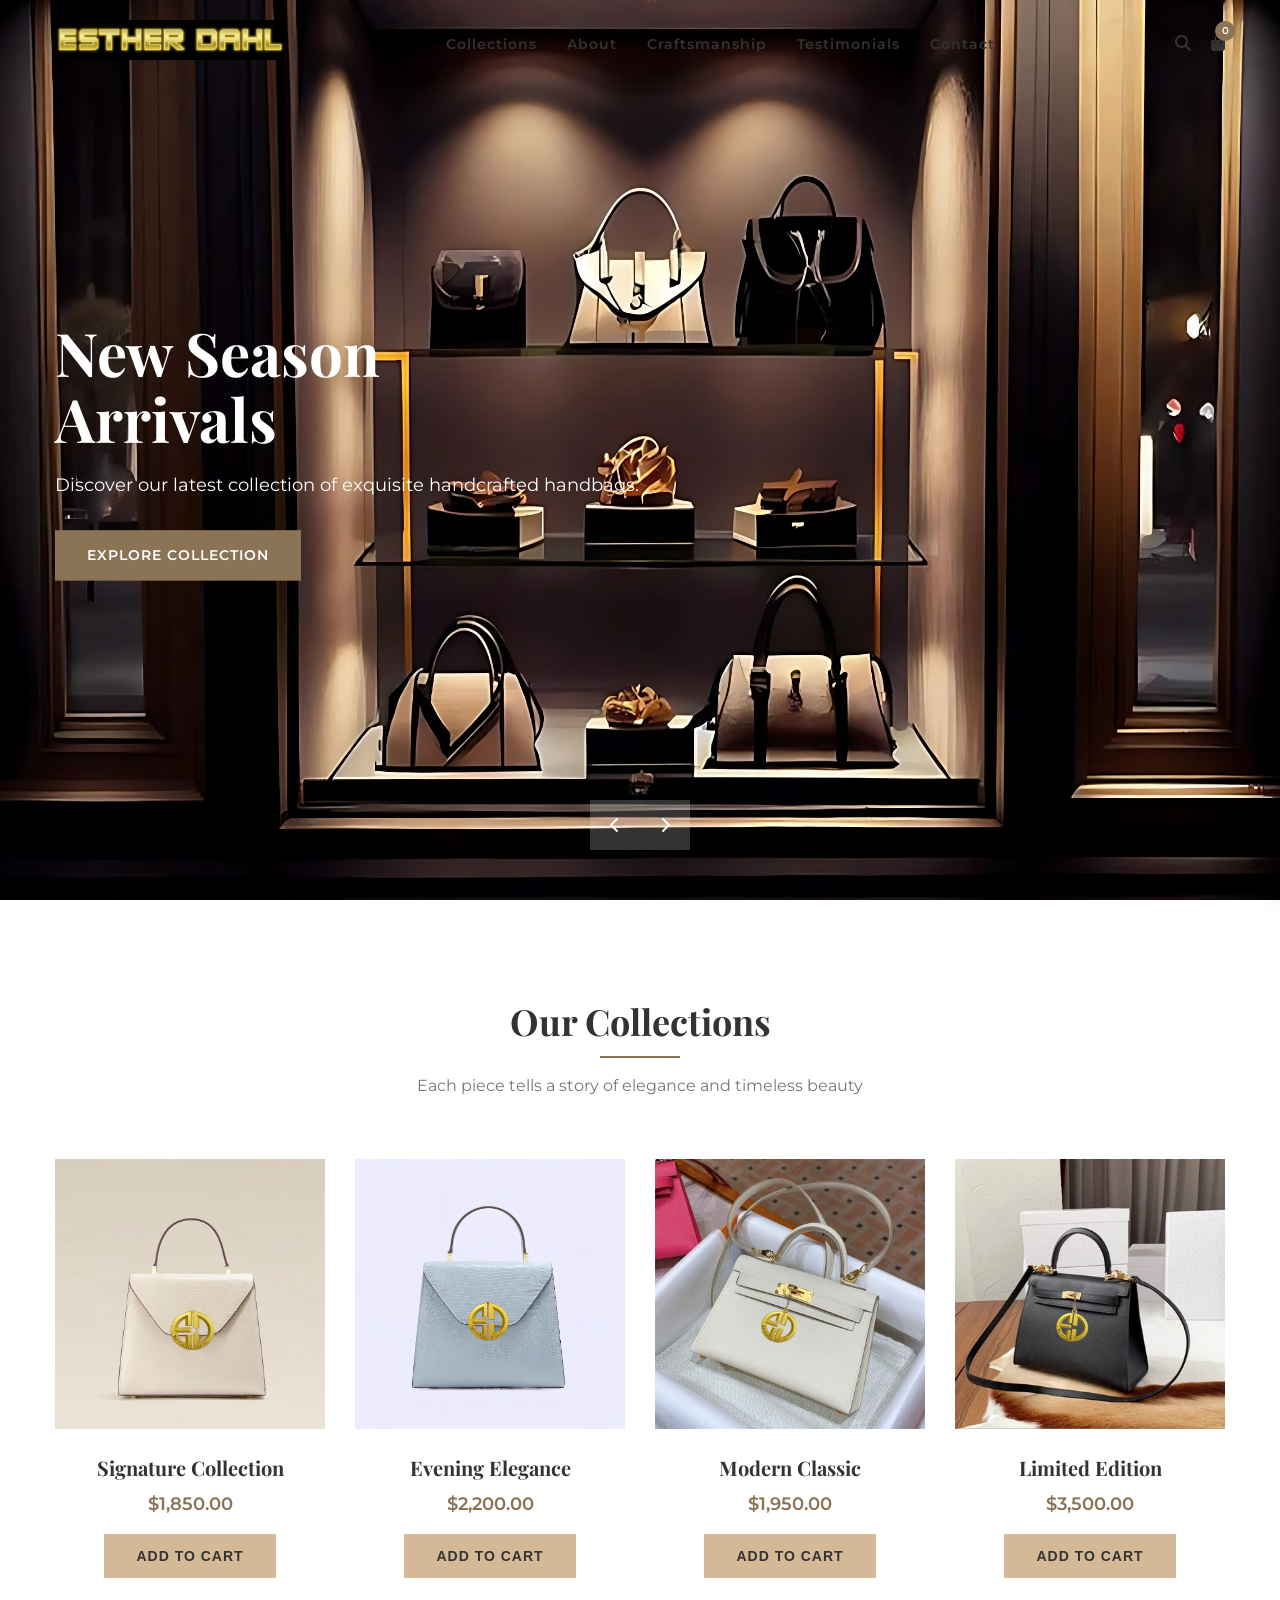
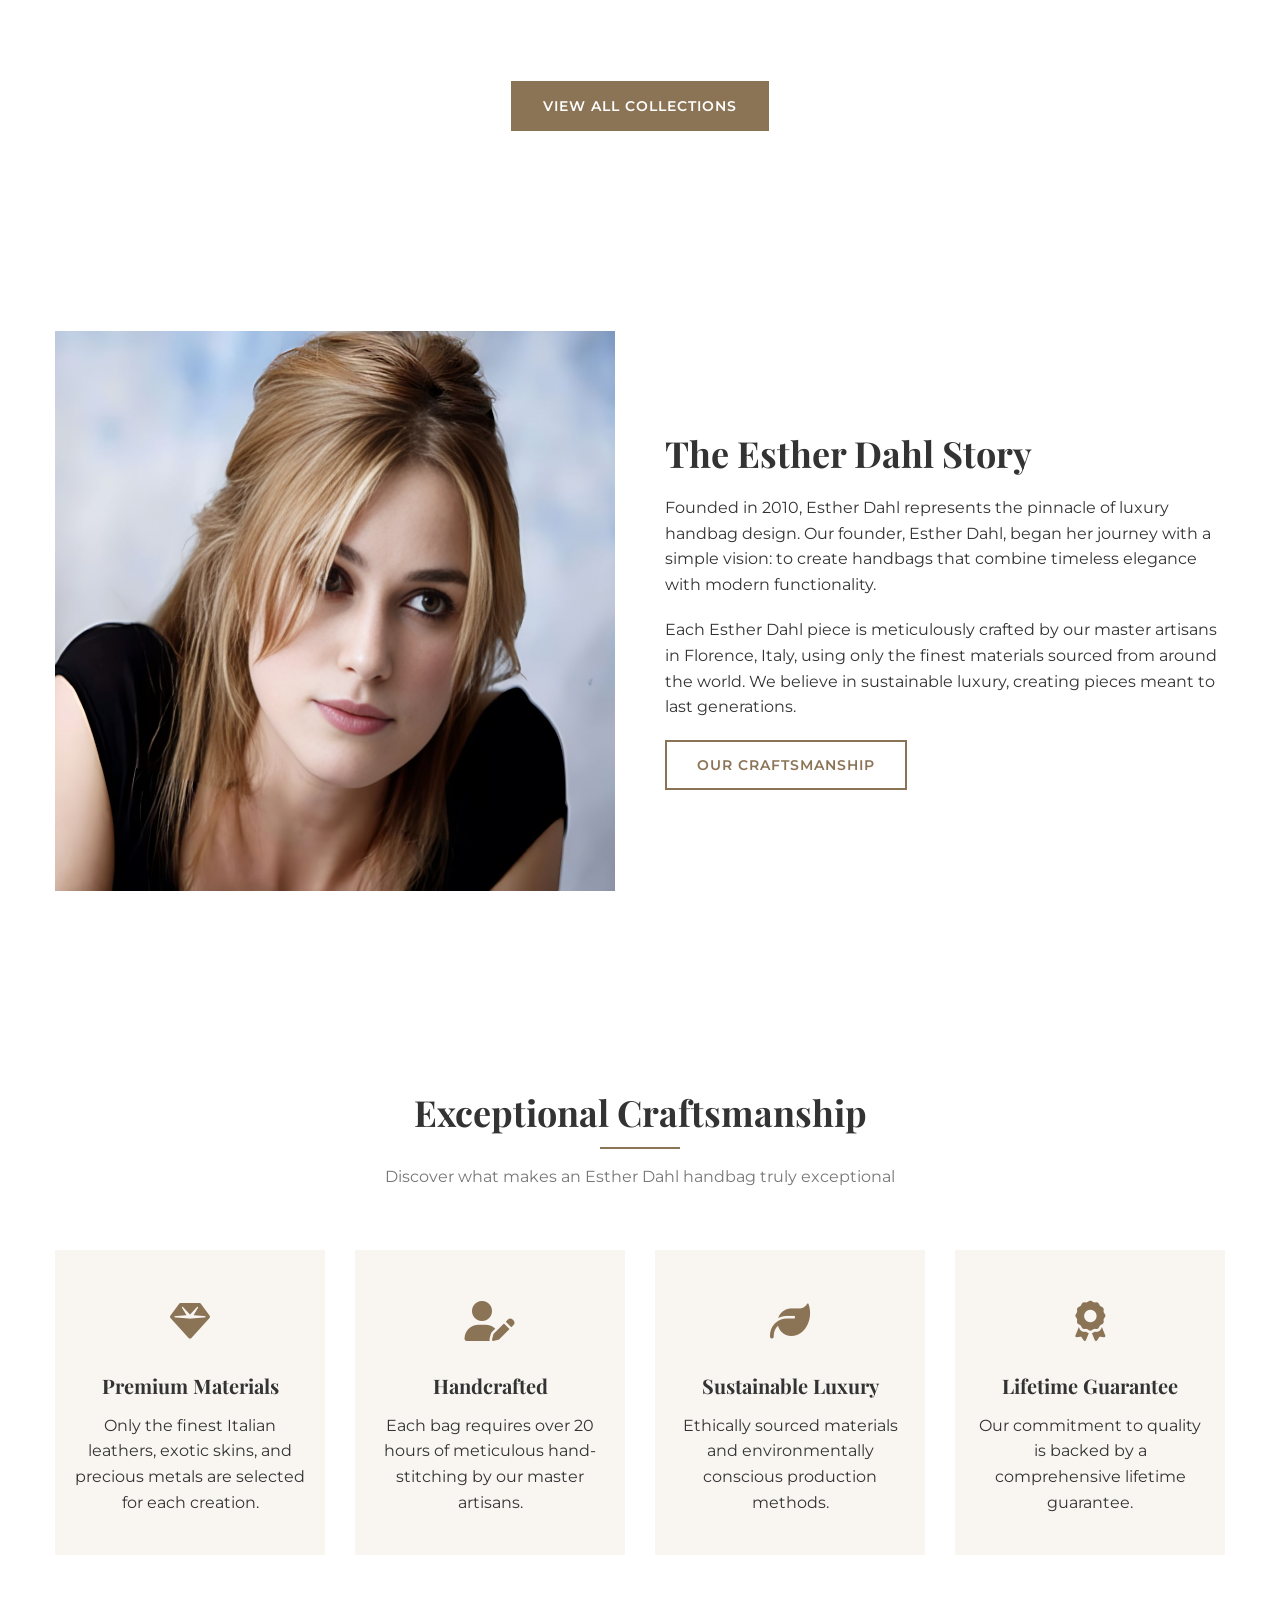
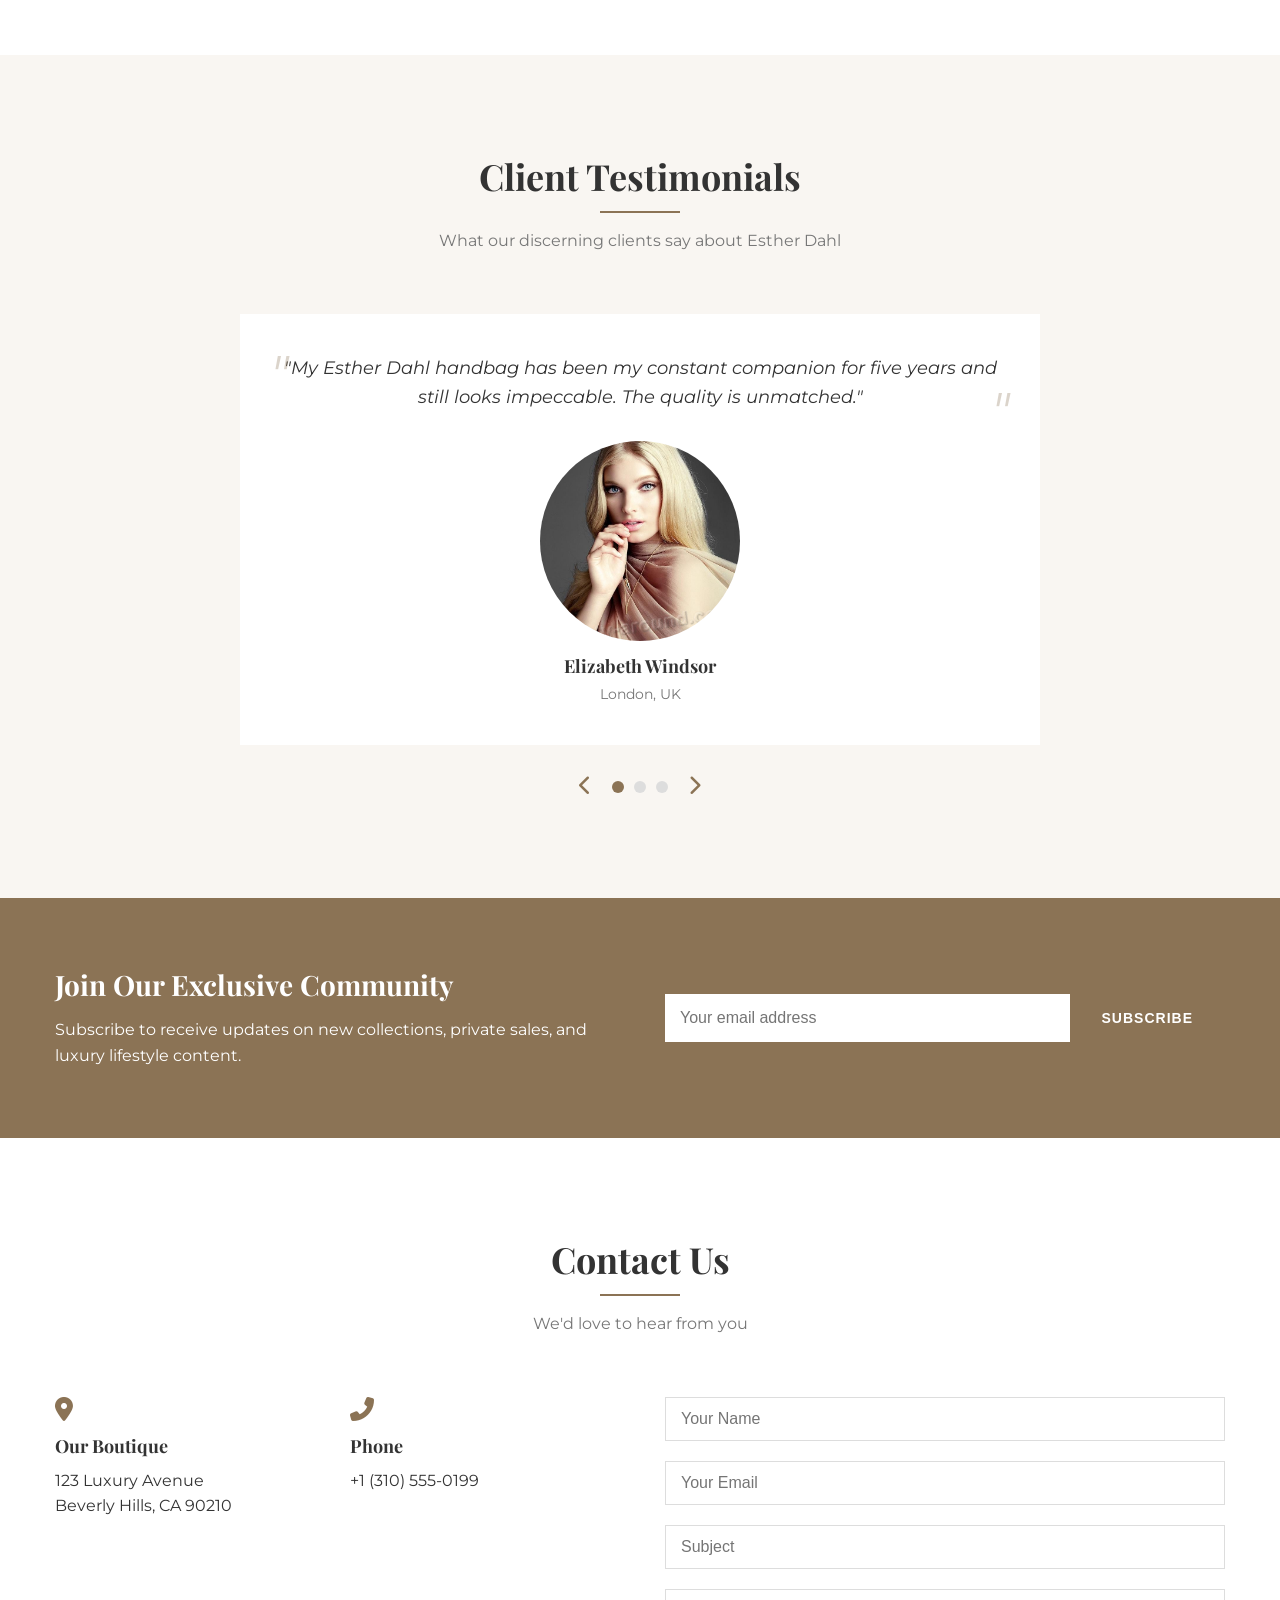
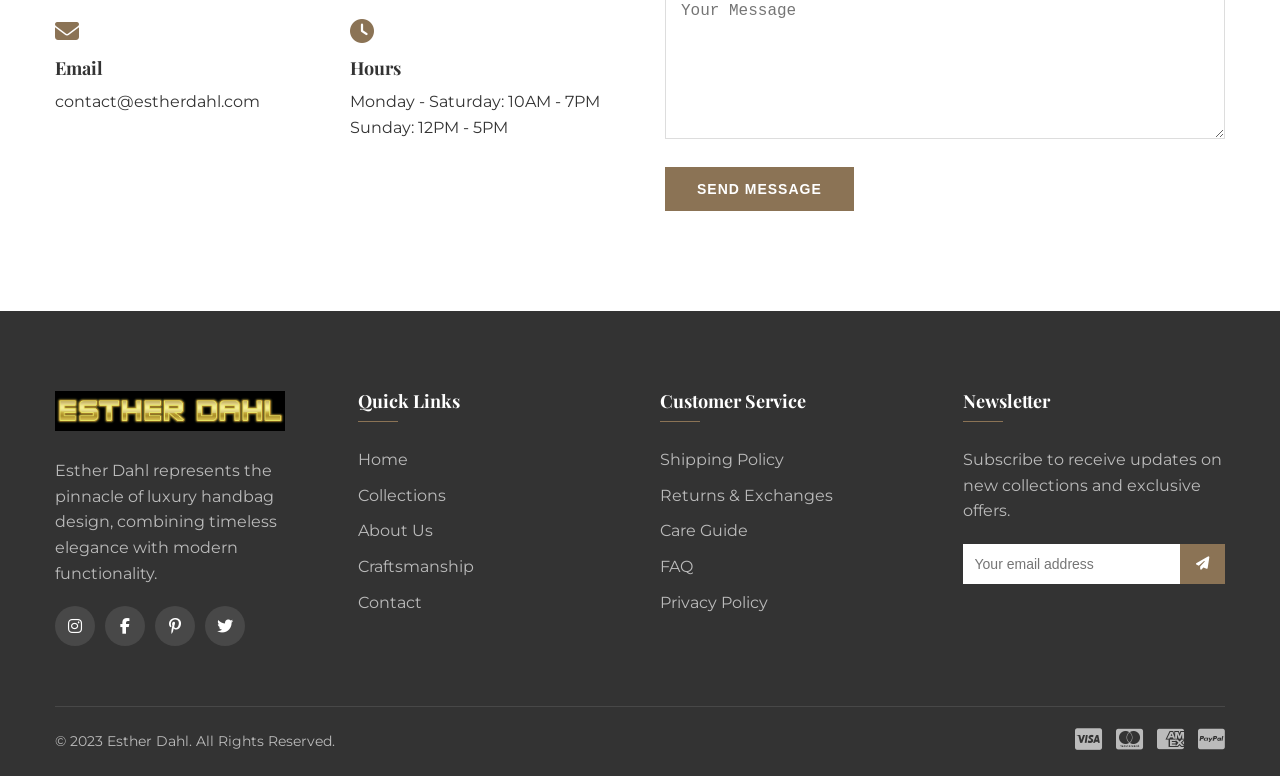
<file: index.html>
<!DOCTYPE html>
<html lang="en">
<head>
    <meta charset="UTF-8">
    <meta name="viewport" content="width=device-width, initial-scale=1.0">
    <title>Esther Dahl | Luxury Handbags</title>
    <link rel="stylesheet" href="css/style.css">
    <link rel="stylesheet" href="css/responsive.css">
    <link rel="stylesheet" href="https://cdnjs.cloudflare.com/ajax/libs/font-awesome/6.4.0/css/all.min.css">
    <link href="https://fonts.googleapis.com/css2?family=Playfair+Display:wght@400;700&family=Montserrat:wght@300;400;600&display=swap" rel="stylesheet">
    <link rel="icon" href="images/favicon.png" type="image/png">
</head>
<body>
    <!-- Preloader -->
    <div class="preloader">
        <div class="spinner"></div>
    </div>

    <!-- Header -->
    <header class="header">
        <div class="container">
            <div class="header-inner">
                <div class="logo">
                    <a href="index.html">
                        <img src="images/logo.png" alt="Esther Dahl">
                    </a>
                </div>
                <nav class="main-nav">
                    <ul>
                        <li><a href="#collections">Collections</a></li>
                        <li><a href="#about">About</a></li>
                        <li><a href="#craftsmanship">Craftsmanship</a></li>
                        <li><a href="#testimonials">Testimonials</a></li>
                        <li><a href="#contact">Contact</a></li>
                    </ul>
                </nav>
                <div class="header-actions">
                    <a href="#" class="search-btn"><i class="fas fa-search"></i></a>
                    <a href="#" class="cart-btn"><i class="fas fa-shopping-bag"></i><span class="cart-count">0</span></a>
                    <div class="mobile-menu-btn">
                        <span></span>
                        <span></span>
                        <span></span>
                    </div>
                </div>
            </div>
        </div>
    </header>

    <!-- Hero Section -->
    <section class="hero">
        <div class="hero-slider">
            <div class="slide active" style="background-image: url('images/slide1.jpg');">
			 <div class="container">
                    <div class="hero-content">
                        <h1>New Season<br>Arrivals</h1>
                        <p>Discover our latest collection of exquisite handcrafted handbags.</p>
                        <a href="#collections" class="btn btn-primary">Explore Collection</a>
						 </div>
                </div>
            </div>
                    
			
                       
                <!--<div class="container">
                    <div class="hero-content">
                        <h1>Timeless Elegance,<br>Unparalleled Craftsmanship</h1>
                        <p>The Esther Dahl collection embodies luxury and sophistication for the modern woman.</p>
                         <a href="#collections" class="btn btn-primary">Explore collection</a>
                    </div>
                </div>
            </div>-->
            <div class="slide" style="background-image: url('images/slide2.jpg');">
                <div class="container">
                    <div class="hero-content">
                        <h1>New Season<br>Arrivals</h1>
                        <p>Discover our latest collection of exquisite handcrafted handbags.</p>
                        <a href="#collections" class="btn btn-primary">Shop Now</a>
                    </div>
                </div>
            </div>
        </div>
        <div class="slider-controls">
            <button class="prev-slide"><i class="fas fa-chevron-left"></i></button>
            <button class="next-slide"><i class="fas fa-chevron-right"></i></button>
        </div>
    </section>

    <!-- Collections Section -->
    <section id="collections" class="section collections">
        <div class="container">
            <div class="section-header">
                <h2>Our Collections</h2>
                <p>Each piece tells a story of elegance and timeless beauty</p>
            </div>
            <div class="collections-grid">
                <div class="collection-item">
                    <div class="collection-img">
                        <img src="images/bag1.jpg" alt="Signature Collection">
                        <div class="collection-overlay">
                            <a href="product-detail.html" class="btn btn-outline">View Details</a>
                        </div>
                    </div>
                    <h3>Signature Collection</h3>
                    <p class="price">$1,850.00</p>
                    <button class="btn btn-secondary">Add to Cart</button>
                </div>
                <div class="collection-item">
                    <div class="collection-img">
                        <img src="images/bag2.jpg" alt="Evening Elegance">
                        <div class="collection-overlay">
                            <a href="product-detail.html#" class="btn btn-outline">View Details</a>
                        </div>
                    </div>
                    <h3>Evening Elegance</h3>
                    <p class="price">$2,200.00</p>
                    <button class="btn btn-secondary">Add to Cart</button>
                </div>
                <div class="collection-item">
                    <div class="collection-img">
                        <img src="images/bag3.jpg" alt="Modern Classic">
                        <div class="collection-overlay">
                            <a href="product-detail.html#" class="btn btn-outline">View Details</a>
                        </div>
                    </div>
                    <h3>Modern Classic</h3>
                    <p class="price">$1,950.00</p>
                    <button class="btn btn-secondary">Add to Cart</button>
                </div>
                <div class="collection-item">
                    <div class="collection-img">
                        <img src="images/bag4.jpg" alt="Limited Edition">
                        <div class="collection-overlay">
                            <a href="product-detail.html#" class="btn btn-outline">View Details</a>
                        </div>
                    </div>
                    <h3>Limited Edition</h3>
                    <p class="price">$3,500.00</p>
                    <button class="btn btn-secondary">Add to Cart</button>
                </div>
            </div>
			<br><br><br><br>
            <div class="text-center">
                <a href="collections.html#" class="btn btn-primary">View All Collections</a>
            </div>
        </div>
    </section>

    <!-- About Section -->
    <section id="about" class="section about">
        <div class="container">
            <div class="about-inner">
                <div class="about-img">
                    <img src="images/about.jpg" alt="About Esther Dahl">
                </div>
                <div class="about-content">
                    <h2>The Esther Dahl Story</h2>
                    <p>Founded in 2010, Esther Dahl represents the pinnacle of luxury handbag design. Our founder, Esther Dahl, began her journey with a simple vision: to create handbags that combine timeless elegance with modern functionality.</p>
                    <p>Each Esther Dahl piece is meticulously crafted by our master artisans in Florence, Italy, using only the finest materials sourced from around the world. We believe in sustainable luxury, creating pieces meant to last generations.</p>
                    <a href="#craftsmanship" class="btn btn-outline">Our Craftsmanship</a>
                </div>
            </div>
        </div>
    </section>

    <!-- Craftsmanship Section -->
    <section id="craftsmanship" class="section craftsmanship">
        <div class="container">
            <div class="section-header">
                <h2>Exceptional Craftsmanship</h2>
                <p>Discover what makes an Esther Dahl handbag truly exceptional</p>
            </div>
            <div class="craftsmanship-grid">
                <div class="craft-item">
                    <div class="craft-icon">
                        <i class="fas fa-gem"></i>
                    </div>
                    <h3>Premium Materials</h3>
                    <p>Only the finest Italian leathers, exotic skins, and precious metals are selected for each creation.</p>
                </div>
                <div class="craft-item">
                    <div class="craft-icon">
                        <i class="fas fa-user-edit"></i>
                    </div>
                    <h3>Handcrafted</h3>
                    <p>Each bag requires over 20 hours of meticulous hand-stitching by our master artisans.</p>
                </div>
                <div class="craft-item">
                    <div class="craft-icon">
                        <i class="fas fa-leaf"></i>
                    </div>
                    <h3>Sustainable Luxury</h3>
                    <p>Ethically sourced materials and environmentally conscious production methods.</p>
                </div>
                <div class="craft-item">
                    <div class="craft-icon">
                        <i class="fas fa-award"></i>
                    </div>
                    <h3>Lifetime Guarantee</h3>
                    <p>Our commitment to quality is backed by a comprehensive lifetime guarantee.</p>
                </div>
            </div>
        </div>
    </section>

    <!-- Testimonials Section -->
    <section id="testimonials" class="section testimonials">
        <div class="container">
            <div class="section-header">
                <h2>Client Testimonials</h2>
                <p>What our discerning clients say about Esther Dahl</p>
            </div>
            <div class="testimonial-slider">
                <div class="testimonial active">
                    <div class="testimonial-content">
                        <p>"My Esther Dahl handbag has been my constant companion for five years and still looks impeccable. The quality is unmatched."</p>
                        <div class="client-info">
                            <img src="images/client1.jpg" alt="Client">
                            <h4>Elizabeth Windsor</h4>
                            <span>London, UK</span>
                        </div>
                    </div>
                </div>
                <div class="testimonial">
                    <div class="testimonial-content">
                        <p>"The attention to detail is extraordinary. I receive compliments every time I carry my Esther Dahl bag."</p>
                        <div class="client-info">
                            <img src="images/client2.jpg" alt="Client">
                            <h4>Sophia Laurent</h4>
                            <span>Paris, France</span>
                        </div>
                    </div>
                </div>
                <div class="testimonial">
                    <div class="testimonial-content">
                        <p>"Investing in an Esther Dahl was one of the best decisions I've made. The craftsmanship is truly artisanal."</p>
                        <div class="client-info">
                            <img src="images/client3.jpg" alt="Client">
                            <h4>Amanda Chen</h4>
                            <span>New York, USA</span>
                        </div>
                    </div>
                </div>
            </div>
            <div class="testimonial-controls">
                <button class="prev-testimonial"><i class="fas fa-chevron-left"></i></button>
                <div class="testimonial-dots"></div>
                <button class="next-testimonial"><i class="fas fa-chevron-right"></i></button>
            </div>
        </div>
    </section>

    <!-- Newsletter Section -->
    <section class="newsletter">
        <div class="container">
            <div class="newsletter-inner">
                <div class="newsletter-content">
                    <h3>Join Our Exclusive Community</h3>
                    <p>Subscribe to receive updates on new collections, private sales, and luxury lifestyle content.</p>
                </div>
                <form class="newsletter-form">
                    <input type="email" placeholder="Your email address" required>
                    <button type="submit" class="btn btn-primary">Subscribe</button>
                </form>
            </div>
        </div>
    </section>

    <!-- Contact Section -->
    <section id="contact" class="section contact">
        <div class="container">
            <div class="section-header">
                <h2>Contact Us</h2>
                <p>We'd love to hear from you</p>
            </div>
            <div class="contact-inner">
                <div class="contact-info">
                    <div class="contact-item">
                        <i class="fas fa-map-marker-alt"></i>
                        <h4>Our Boutique</h4>
                        <p>123 Luxury Avenue<br>Beverly Hills, CA 90210</p>
                    </div>
                    <div class="contact-item">
                        <i class="fas fa-phone-alt"></i>
                        <h4>Phone</h4>
                        <p>+1 (310) 555-0199</p>
                    </div>
                    <div class="contact-item">
                        <i class="fas fa-envelope"></i>
                        <h4>Email</h4>
                        <p>contact@estherdahl.com</p>
                    </div>
                    <div class="contact-item">
                        <i class="fas fa-clock"></i>
                        <h4>Hours</h4>
                        <p>Monday - Saturday: 10AM - 7PM<br>Sunday: 12PM - 5PM</p>
                    </div>
                </div>
                <div class="contact-form">
                    <form>
                        <div class="form-group">
                            <input type="text" placeholder="Your Name" required>
                        </div>
                        <div class="form-group">
                            <input type="email" placeholder="Your Email" required>
                        </div>
                        <div class="form-group">
                            <input type="text" placeholder="Subject">
                        </div>
                        <div class="form-group">
                            <textarea placeholder="Your Message" required></textarea>
                        </div>
                        <button type="submit" class="btn btn-primary">Send Message</button>
                    </form>
                </div>
            </div>
        </div>
    </section>

    <!-- Footer -->
    <footer class="footer">
        <div class="container">
            <div class="footer-inner">
                <div class="footer-col">
                    <img src="images/logo.png" alt="Esther Dahl" class="footer-logo">
                    <p>Esther Dahl represents the pinnacle of luxury handbag design, combining timeless elegance with modern functionality.</p>
                    <div class="social-links">
                        <a href="#"><i class="fab fa-instagram"></i></a>
                        <a href="#"><i class="fab fa-facebook-f"></i></a>
                        <a href="#"><i class="fab fa-pinterest-p"></i></a>
                        <a href="#"><i class="fab fa-twitter"></i></a>
                    </div>
                </div>
                <div class="footer-col">
                    <h4>Quick Links</h4>
                    <ul>
                        <li><a href="#">Home</a></li>
                        <li><a href="#collections">Collections</a></li>
                        <li><a href="#about">About Us</a></li>
                        <li><a href="#craftsmanship">Craftsmanship</a></li>
                        <li><a href="#contact">Contact</a></li>
                    </ul>
                </div>
                <div class="footer-col">
                    <h4>Customer Service</h4>
                    <ul>
                        <li><a href="Shipping-Policy.html#">Shipping Policy</a></li>
                        <li><a href="Returns-Policy.html#">Returns & Exchanges</a></li>
                        <li><a href="care-guide.html#">Care Guide</a></li>
                        <li><a href="faq.html#">FAQ</a></li>
                        <li><a href="Privacy-policy.html#">Privacy Policy</a></li>
                    </ul>
                </div>
                <div class="footer-col">
                    <h4>Newsletter</h4>
                    <p>Subscribe to receive updates on new collections and exclusive offers.</p>
                    <form class="footer-newsletter">
                        <input type="email" placeholder="Your email address">
                        <button type="submit"><i class="fas fa-paper-plane"></i></button>
                    </form>
                </div>
            </div>
            <div class="footer-bottom">
                <p>&copy; 2023 Esther Dahl. All Rights Reserved.</p>
                <div class="payment-methods">
                    <i class="fab fa-cc-visa"></i>
                    <i class="fab fa-cc-mastercard"></i>
                    <i class="fab fa-cc-amex"></i>
                    <i class="fab fa-cc-paypal"></i>
                </div>
            </div>
        </div>
    </footer>

    <!-- Search Modal -->
    <div class="search-modal">
        <div class="search-modal-content">
            <span class="close-search">&times;</span>
            <form class="search-form">
                <input type="text" placeholder="Search collections...">
                <button type="submit"><i class="fas fa-search"></i></button>
            </form>
        </div>
    </div>

    <!-- Cart Sidebar -->
    <div class="cart-sidebar">
        <div class="cart-header">
            <h3>Your Bag</h3>
            <span class="close-cart">&times;</span>
        </div>
        <div class="cart-items">
            <!-- Cart items will be dynamically added here -->
            <div class="empty-cart">
                <p>Your bag is empty</p>
                <a href="#collections" class="btn btn-primary">Continue Shopping</a>
            </div>
        </div>
        <div class="cart-footer">
            <div class="cart-total">
                <span>Subtotal:</span>
                <span class="total-amount">$0.00</span>
            </div>
            <a href="checkout.html#" class="btn btn-primary checkout-btn">Proceed to Checkout</a>
        </div>
    </div>

    <!-- Back to Top Button -->
    <a href="#" class="back-to-top"><i class="fas fa-arrow-up"></i></a>

    <script src="js/carousel.js"></script>
    <script src="js/main.js"></script>
</body>
</html>
</file>
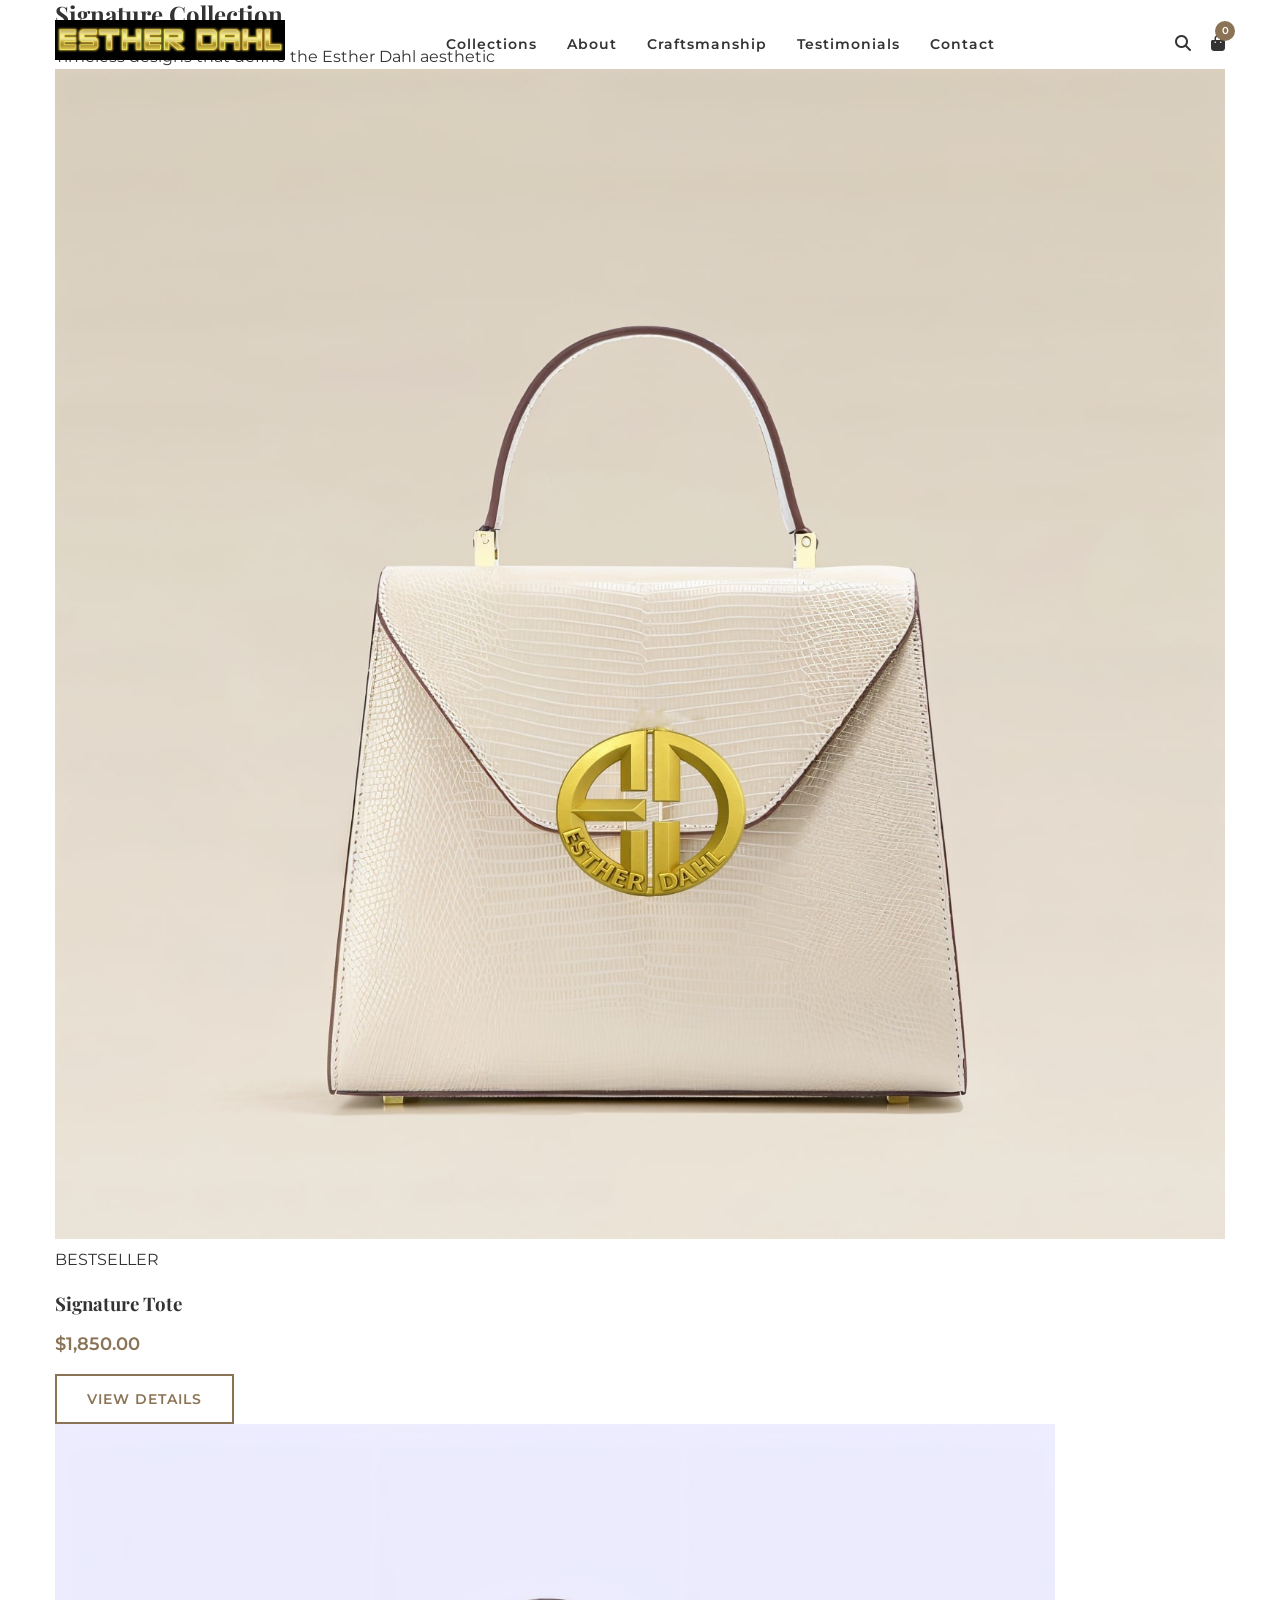
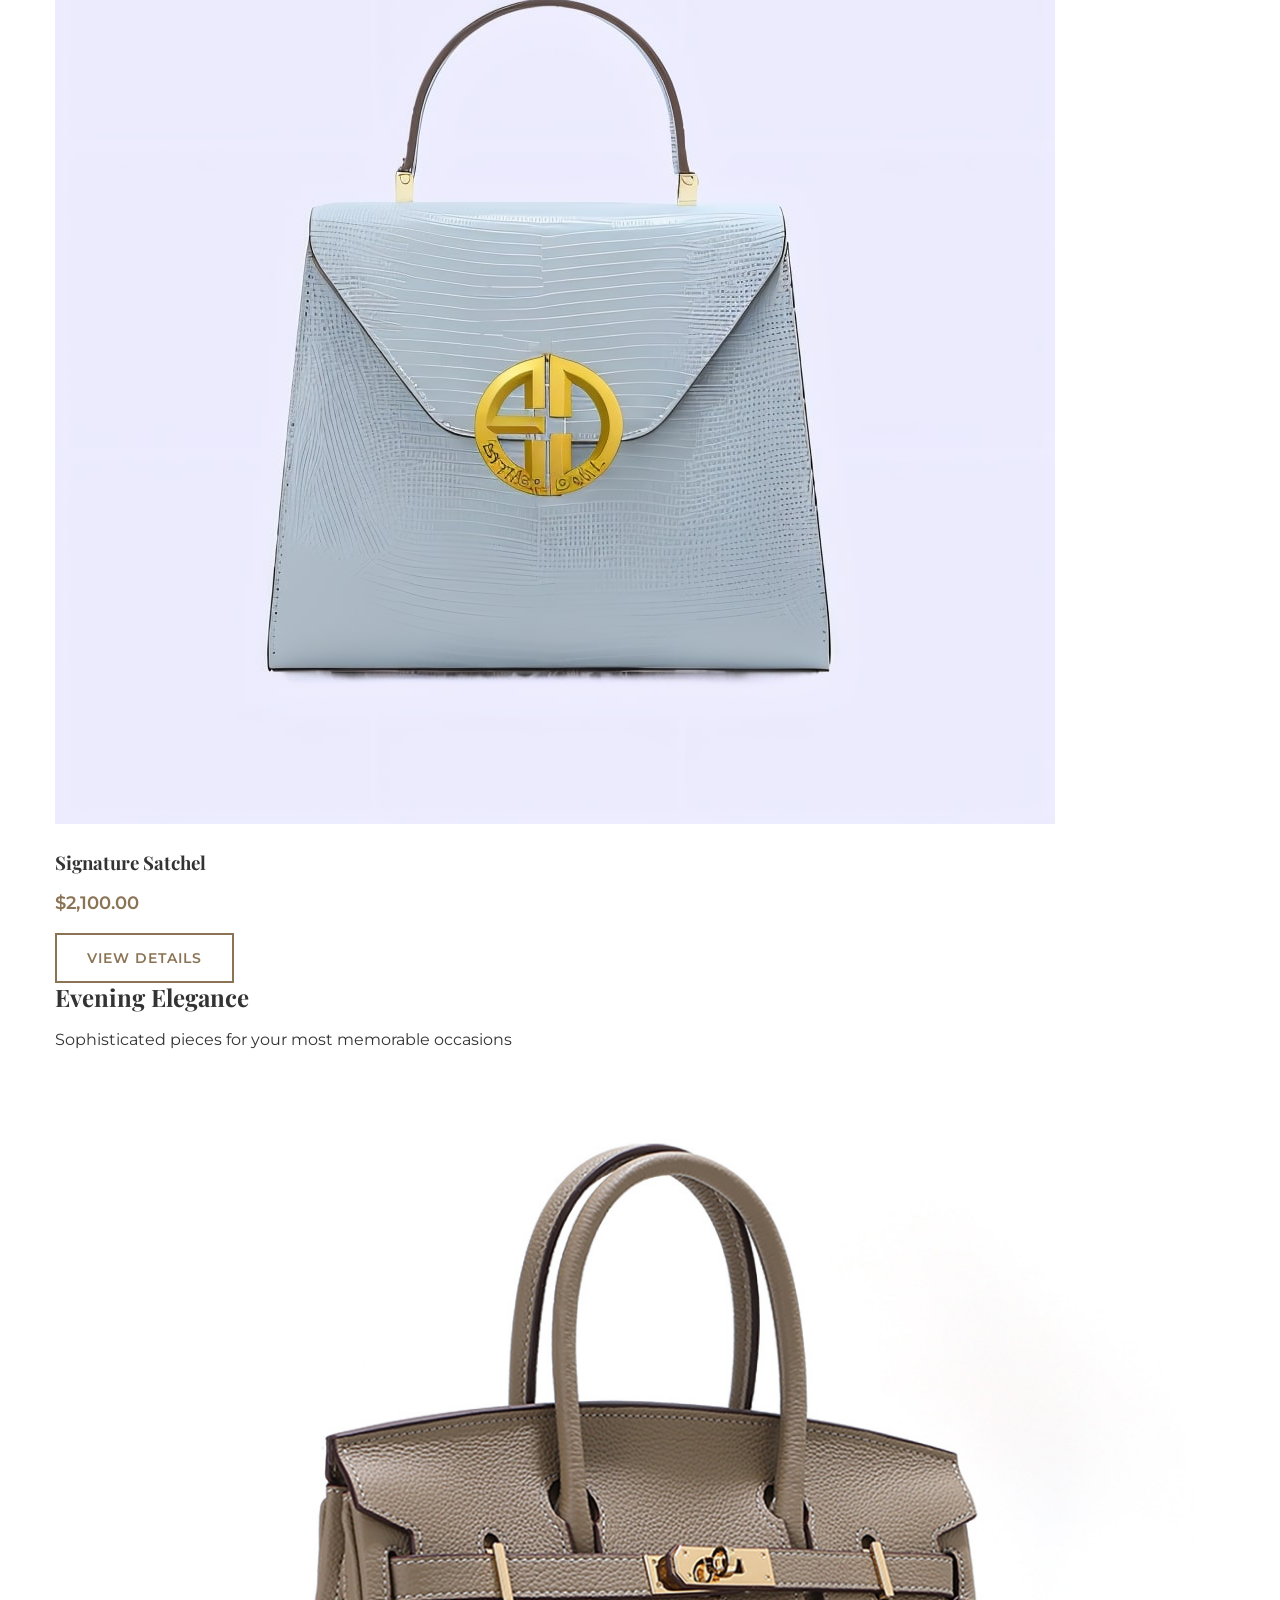
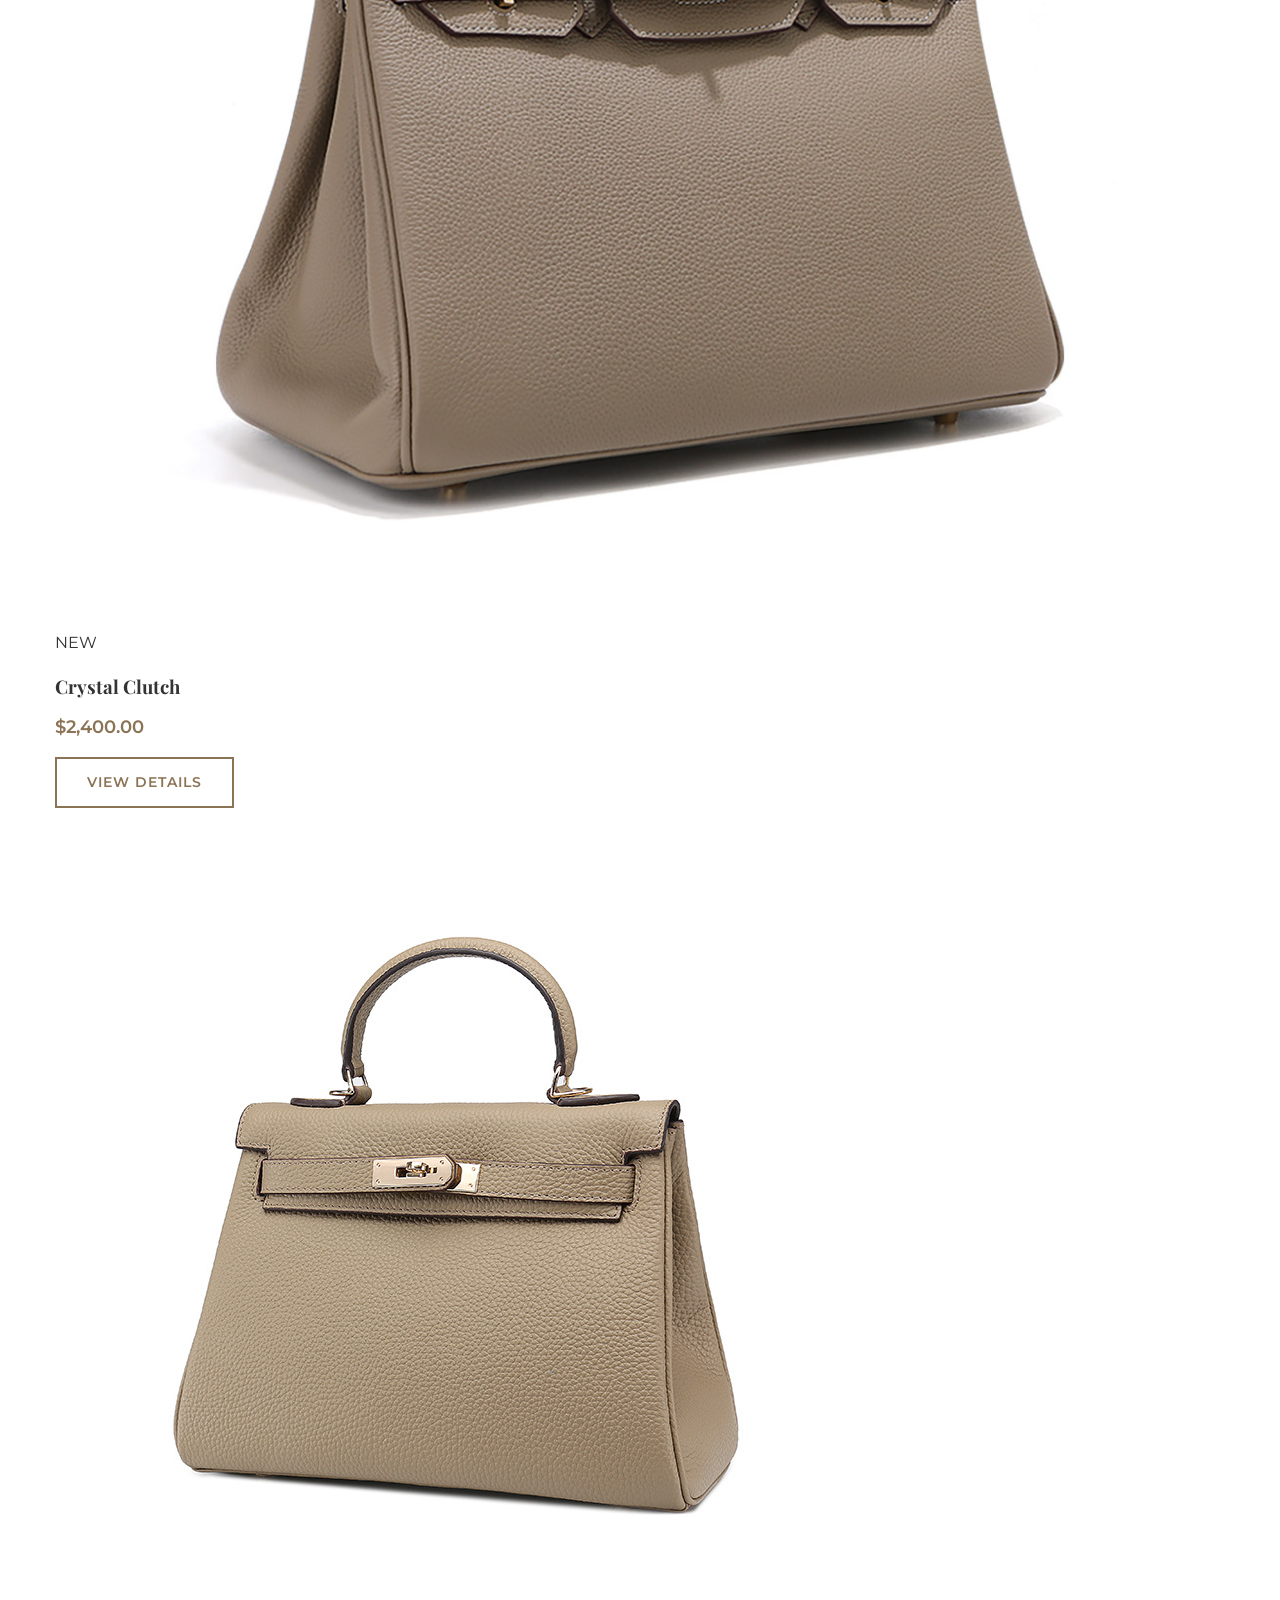
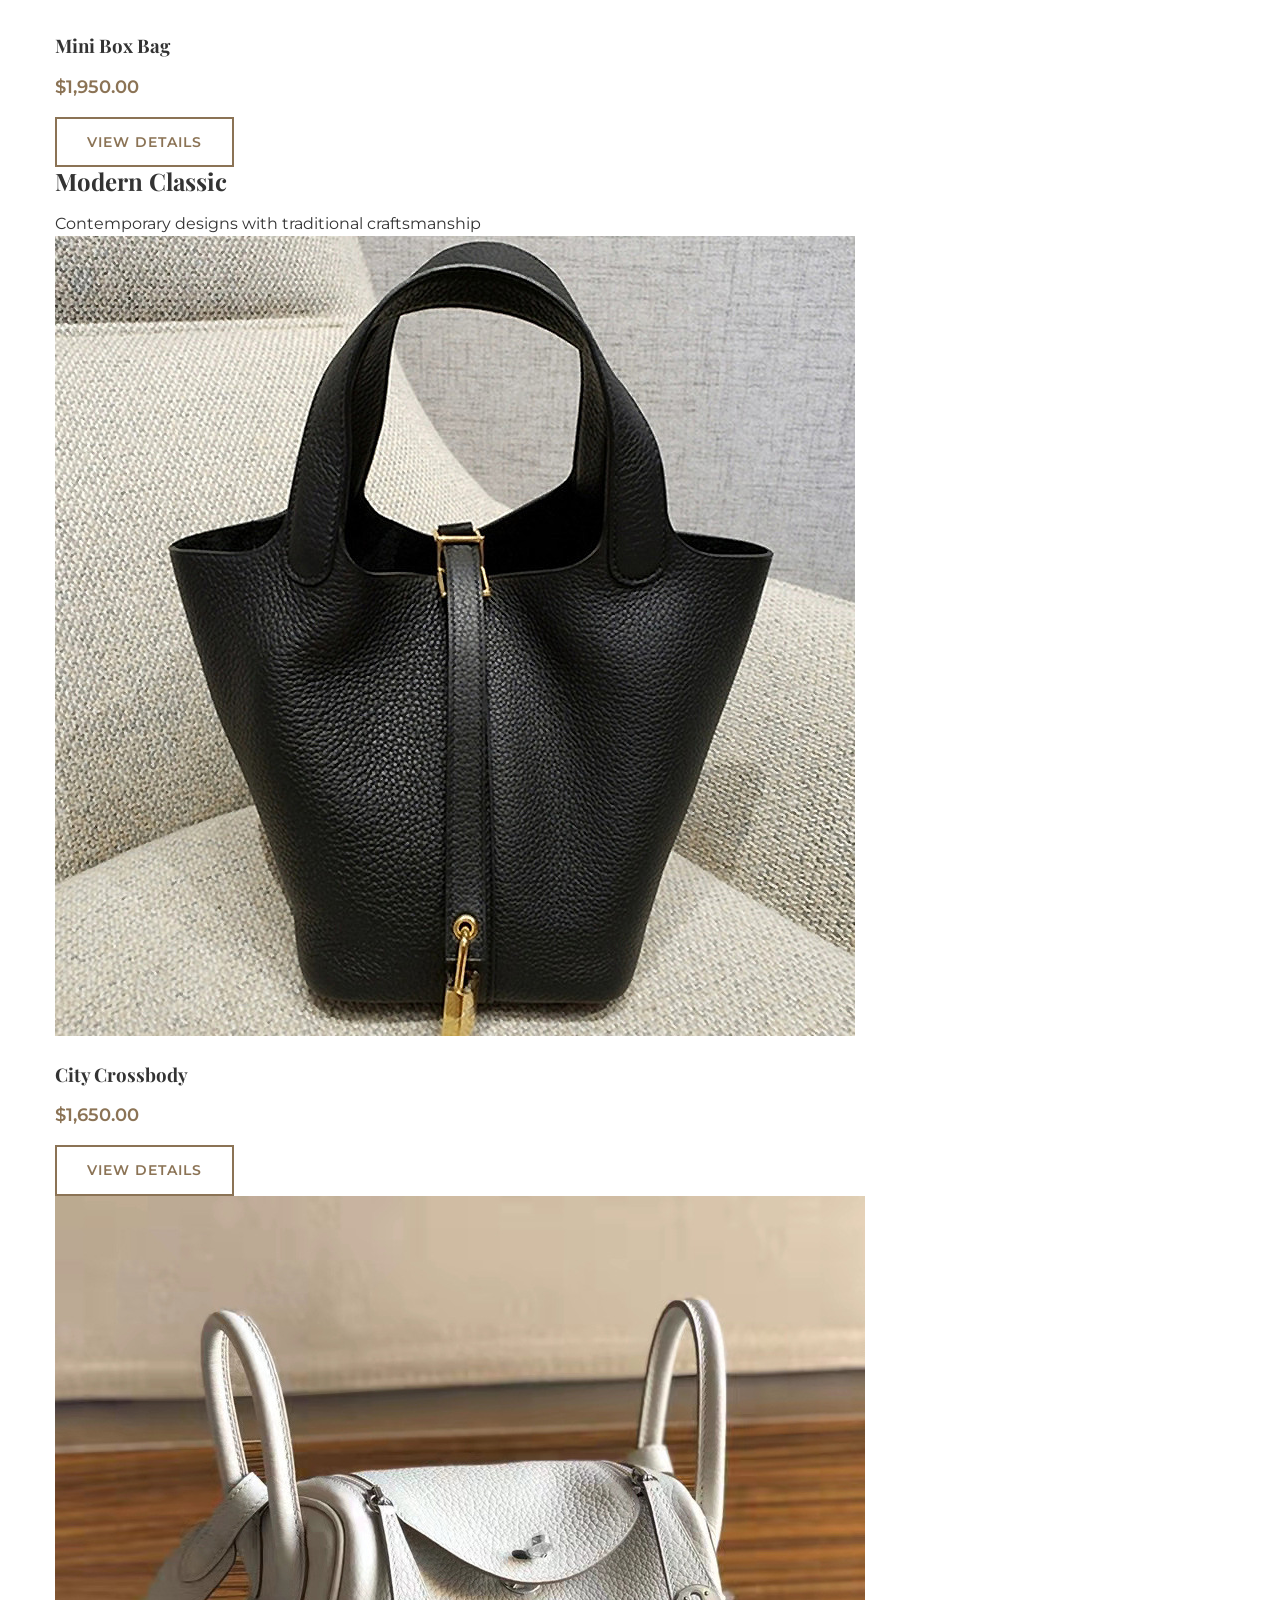
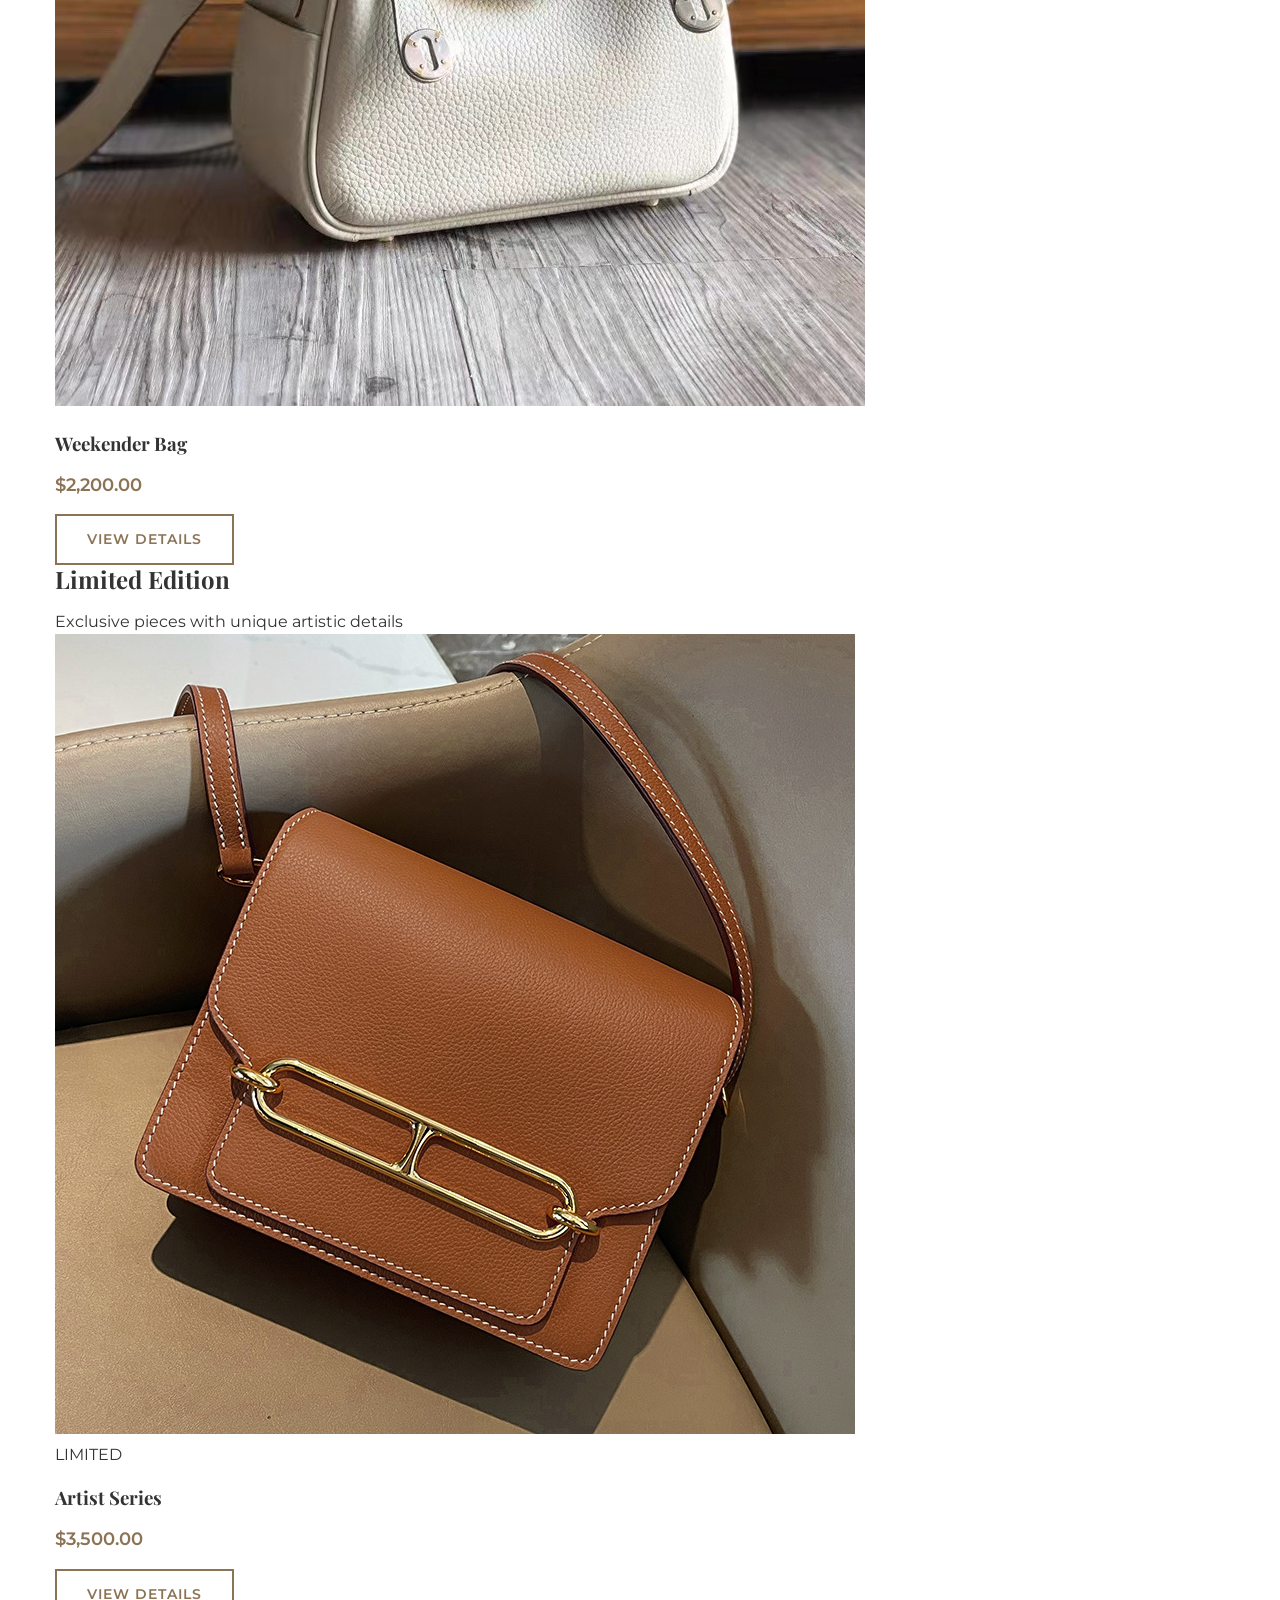
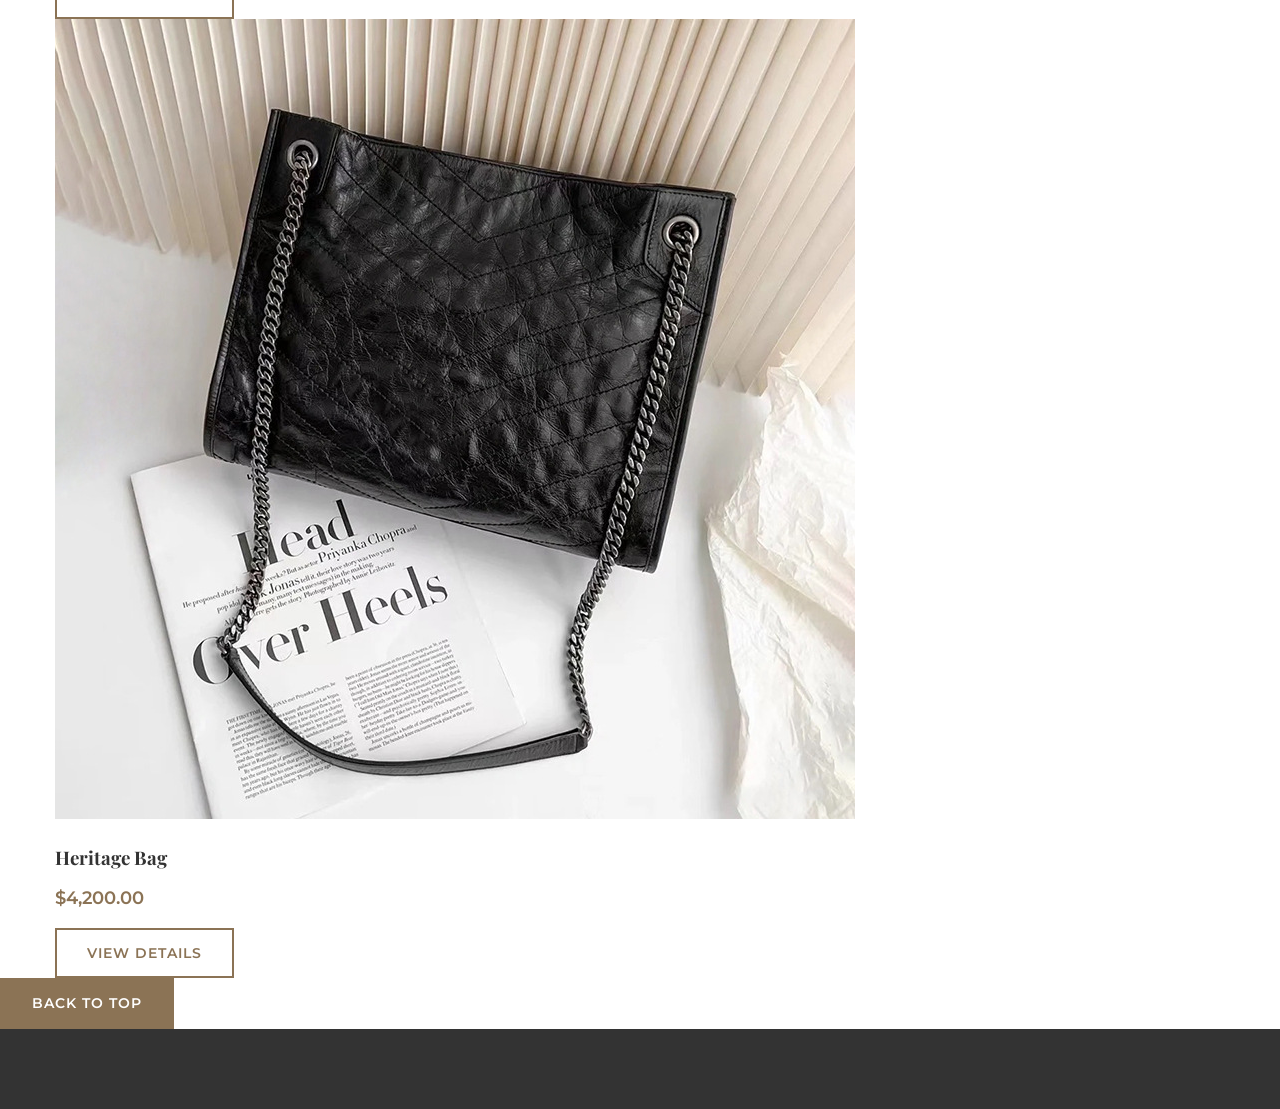
<file: all-collections.html>
<!DOCTYPE html>
<html lang="en">
<head>
    <meta charset="UTF-8">
    <meta name="viewport" content="width=device-width, initial-scale=1.0">
	<title>All Collection Handbag | Esther Dahl</title>
    <link rel="stylesheet" href="css/style.css">
    <link rel="stylesheet" href="css/product-detail.css">
    <link rel="stylesheet" href="https://cdnjs.cloudflare.com/ajax/libs/font-awesome/6.4.0/css/all.min.css">
    <link href="https://fonts.googleapis.com/css2?family=Playfair+Display:wght@400;700&family=Montserrat:wght@300;400;600&display=swap" rel="stylesheet">
</head>
<body>
    <!-- Header (Same as main site) -->
    <header class="header">
        <!-- Copy header from index.html -->
		 <!-- Header -->
    <header class="header">
        <div class="container">
            <div class="header-inner">
                <div class="logo">
                    <a href="index.html">
                        <img src="images/logo.png" alt="Esther Dahl">
                    </a>
                </div>
                <nav class="main-nav">
                    <ul>
                        <li><a href="index.html#collection">Collections</a></li>
                        <li><a href="index.html#about">About</a></li>
                        <li><a href="index.html#craftsmanship">Craftsmanship</a></li>
                        <li><a href="index.html#testimonials">Testimonials</a></li>
                        <li><a href="index.html#contact">Contact</a></li>
                    </ul>
                </nav>
                <div class="header-actions">
                    <a href="#" class="search-btn"><i class="fas fa-search"></i></a>
                    <a href="#" class="cart-btn"><i class="fas fa-shopping-bag"></i><span class="cart-count">0</span></a>
                    <div class="mobile-menu-btn">
                        <span></span>
                        <span></span>
                        <span></span>
                    </div>
                </div>
            </div>
        </div>
    </header>
    </header>
    <!-- Signature Collection -->
    <section id="signature" class="collection-section signature-collection">
        <div class="container">
            <div class="collection-header">
                <h2>Signature Collection</h2>
                <p>Timeless designs that define the Esther Dahl aesthetic</p>
            </div>
            <div class="products-grid">
                <!-- Product 1 -->
                <div class="product-card">
                    <div class="product-image">
                        <img src="images/products/signature-tote.jpg" alt="Signature Tote">
                        <div class="product-badge">BESTSELLER</div>
                    </div>
                    <div class="product-info">
                        <h3>Signature Tote</h3>
                        <p class="price">$1,850.00</p>
                        <a href="product-detail.html" class="btn btn-outline">View Details</a>
                    </div>
                </div>
                
                <!-- Product 2 -->
                <div class="product-card">
                    <div class="product-image">
                        <img src="images/products/signature-satchel.jpg" alt="Signature Satchel">
                    </div>
                    <div class="product-info">
                        <h3>Signature Satchel</h3>
                        <p class="price">$2,100.00</p>
                        <a href="product-detail.html" class="btn btn-outline">View Details</a>
                    </div>
                </div>
                
                <!-- Add 2-3 more signature products -->
            </div>
        </div>
    </section>

    <!-- Evening Elegance Collection -->
    <section id="evening" class="collection-section evening-collection">
        <div class="container">
            <div class="collection-header">
                <h2>Evening Elegance</h2>
                <p>Sophisticated pieces for your most memorable occasions</p>
            </div>
            <div class="products-grid">
                <!-- Product 1 -->
                <div class="product-card">
                    <div class="product-image">
                        <img src="images/products/evening-clutch.jpg" alt="Crystal Clutch">
                        <div class="product-badge">NEW</div>
                    </div>
                    <div class="product-info">
                        <h3>Crystal Clutch</h3>
                        <p class="price">$2,400.00</p>
                        <a href="product-detail.html" class="btn btn-outline">View Details</a>
                    </div>
                </div>
                
                <!-- Product 2 -->
                <div class="product-card">
                    <div class="product-image">
                        <img src="images/products/mini-box.jpg" alt="Mini Box Bag">
                    </div>
                    <div class="product-info">
                        <h3>Mini Box Bag</h3>
                        <p class="price">$1,950.00</p>
                        <a href="product-detail.html" class="btn btn-outline">View Details</a>
                    </div>
                </div>
                
                <!-- Add 2-3 more evening products -->
            </div>
        </div>
    </section>

    <!-- Modern Classic Collection -->
    <section id="modern" class="collection-section modern-collection">
        <div class="container">
            <div class="collection-header">
                <h2>Modern Classic</h2>
                <p>Contemporary designs with traditional craftsmanship</p>
            </div>
            <div class="products-grid">
                <!-- Product 1 -->
                <div class="product-card">
                    <div class="product-image">
                        <img src="images/products/crossbody.jpg" alt="City Crossbody">
                    </div>
                    <div class="product-info">
                        <h3>City Crossbody</h3>
                        <p class="price">$1,650.00</p>
                        <a href="product-detail.html" class="btn btn-outline">View Details</a>
                    </div>
                </div>
                
                <!-- Product 2 -->
                <div class="product-card">
                    <div class="product-image">
                        <img src="images/products/weekender.jpg" alt="Weekender Bag">
                    </div>
                    <div class="product-info">
                        <h3>Weekender Bag</h3>
                        <p class="price">$2,200.00</p>
                        <a href="product-detail.html" class="btn btn-outline">View Details</a>
                    </div>
                </div>
                
                <!-- Add 2-3 more modern products -->
            </div>
        </div>
    </section>

    <!-- Limited Edition Collection -->
    <section id="limited" class="collection-section limited-collection">
        <div class="container">
            <div class="collection-header">
                <h2>Limited Edition</h2>
                <p>Exclusive pieces with unique artistic details</p>
            </div>
            <div class="products-grid">
                <!-- Product 1 -->
                <div class="product-card">
                    <div class="product-image">
                        <img src="images/products/artist-series.jpg" alt="Artist Series">
                        <div class="product-badge">LIMITED</div>
                    </div>
                    <div class="product-info">
                        <h3>Artist Series</h3>
                        <p class="price">$3,500.00</p>
                        <a href="product-detail.html" class="btn btn-outline">View Details</a>
                    </div>
                </div>
                
                <!-- Product 2 -->
                <div class="product-card">
                    <div class="product-image">
                        <img src="images/products/heritage.jpg" alt="Heritage Bag">
                    </div>
                    <div class="product-info">
                        <h3>Heritage Bag</h3>
                        <p class="price">$4,200.00</p>
                        <a href="product-detail.html" class="btn btn-outline">View Details</a>
                    </div>
                </div>
                
                <!-- Add 1-2 more limited edition products -->
            </div>
        </div>
    </section>

    <!-- Back to Top -->
    <div class="back-to-collections">
        <a href="#" class="btn btn-primary">Back to Top</a>
    </div>

    <!-- Footer (same as main site) -->
    <footer class="footer">
        <!-- Your existing footer content -->
    </footer>

    <script src="js/all-collections.js"></script>
</body>
</html>
</file>
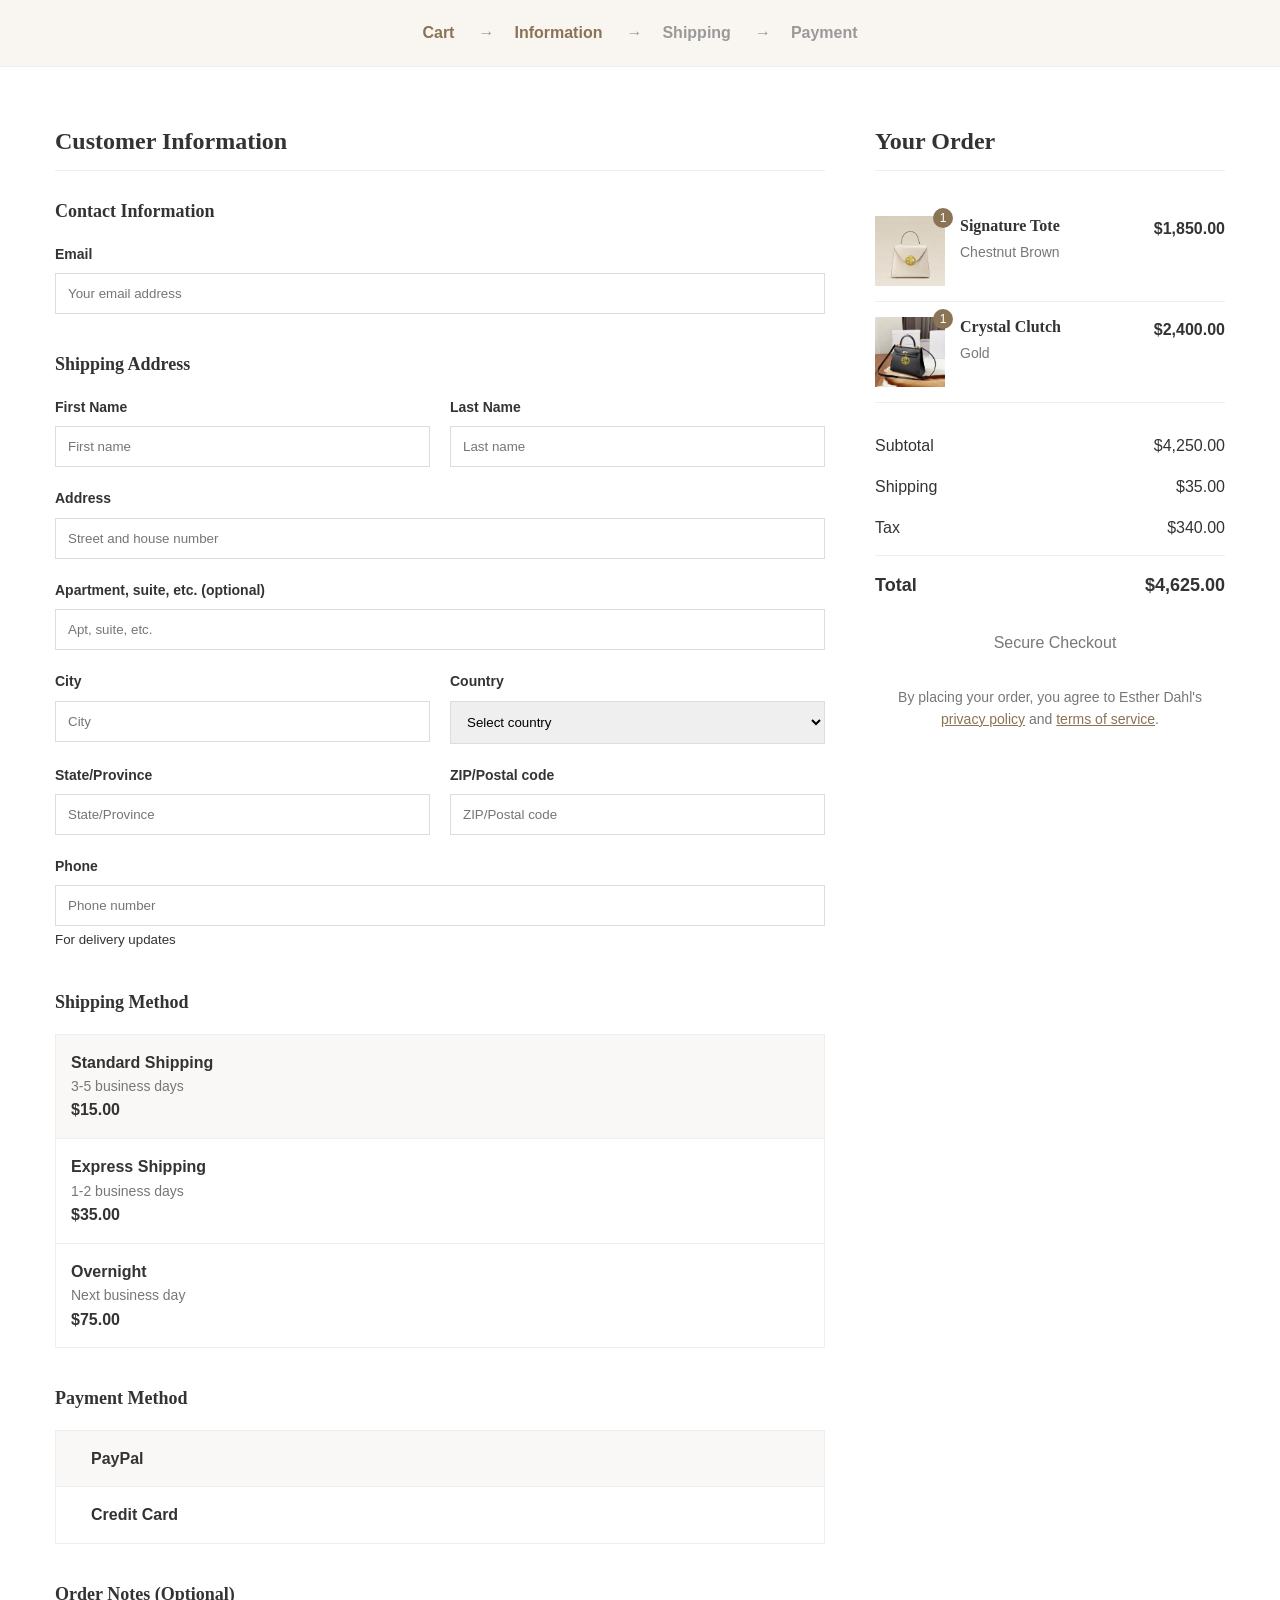
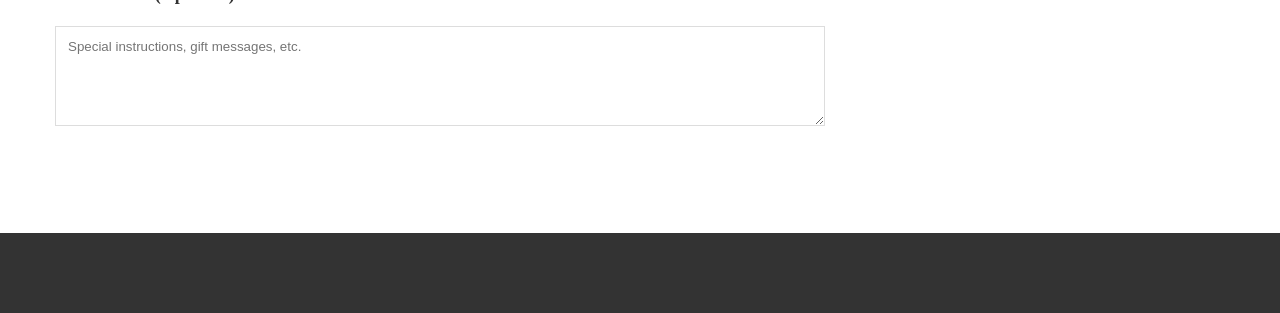
<file: checkout.html>
<!DOCTYPE html>
<html lang="en">
<head>
    <meta charset="UTF-8">
    <meta name="viewport" content="width=device-width, initial-scale=1.0">
    <title>Checkout | Esther Dahl</title>
    <link rel="stylesheet" href="css/style.css">
    <link rel="stylesheet" href="css/checkout.css">
    <!-- PayPal SDK -->
    <script src="https://www.paypal.com/sdk/js?client-id=YOUR_CLIENT_ID&currency=USD"></script>
</head>
<body>
    <!-- Header (Same as main site) -->
    <header class="header">
        <!-- Copy header from index.html -->
    </header>

    <!-- Checkout Progress Bar -->
    <section class="checkout-progress">
        <div class="container">
            <ul>
                <li class="active">Cart</li>
                <li class="active">Information</li>
                <li>Shipping</li>
                <li>Payment</li>
            </ul>
        </div>
    </section>

    <!-- Checkout Main Section -->
    <main class="checkout">
        <div class="container">
            <div class="checkout-grid">
                <!-- Left Column - Customer Info -->
                <div class="checkout-info">
                    <h2>Customer Information</h2>
                    
                    <!-- Contact Info -->
                    <div class="checkout-section">
                        <h3>Contact Information</h3>
                        <div class="form-group">
                            <label for="email">Email</label>
                            <input type="email" id="email" placeholder="Your email address">
                        </div>
                    </div>
                    
                    <!-- Shipping Address -->
                    <div class="checkout-section">
                        <h3>Shipping Address</h3>
                        <div class="form-row">
                            <div class="form-group">
                                <label for="first-name">First Name</label>
                                <input type="text" id="first-name" placeholder="First name">
                            </div>
                            <div class="form-group">
                                <label for="last-name">Last Name</label>
                                <input type="text" id="last-name" placeholder="Last name">
                            </div>
                        </div>
                        
                        <div class="form-group">
                            <label for="address">Address</label>
                            <input type="text" id="address" placeholder="Street and house number">
                        </div>
                        
                        <div class="form-group">
                            <label for="apartment">Apartment, suite, etc. (optional)</label>
                            <input type="text" id="apartment" placeholder="Apt, suite, etc.">
                        </div>
                        
                        <div class="form-row">
                            <div class="form-group">
                                <label for="city">City</label>
                                <input type="text" id="city" placeholder="City">
                            </div>
                            <div class="form-group">
                                <label for="country">Country</label>
                                <select id="country">
                                    <option value="">Select country</option>
                                    <option value="US">United States</option>
                                    <option value="UK">United Kingdom</option>
                                    <option value="FR">France</option>
                                    <option value="IT">Italy</option>
                                    <option value="JP">Japan</option>
                                    <!-- Add more countries as needed -->
                                </select>
                            </div>
                        </div>
                        
                        <div class="form-row">
                            <div class="form-group">
                                <label for="state">State/Province</label>
                                <input type="text" id="state" placeholder="State/Province">
                            </div>
                            <div class="form-group">
                                <label for="zip">ZIP/Postal code</label>
                                <input type="text" id="zip" placeholder="ZIP/Postal code">
                            </div>
                        </div>
                        
                        <div class="form-group">
                            <label for="phone">Phone</label>
                            <input type="tel" id="phone" placeholder="Phone number">
                            <small>For delivery updates</small>
                        </div>
                    </div>
                    
                    <!-- Shipping Method -->
                    <div class="checkout-section">
                        <h3>Shipping Method</h3>
                        <div class="shipping-methods">
                            <div class="shipping-method active">
                                <input type="radio" name="shipping" id="standard" checked>
                                <label for="standard">
                                    <span class="method-name">Standard Shipping</span>
                                    <span class="method-details">3-5 business days</span>
                                    <span class="method-price">$15.00</span>
                                </label>
                            </div>
                            <div class="shipping-method">
                                <input type="radio" name="shipping" id="express">
                                <label for="express">
                                    <span class="method-name">Express Shipping</span>
                                    <span class="method-details">1-2 business days</span>
                                    <span class="method-price">$35.00</span>
                                </label>
                            </div>
                            <div class="shipping-method">
                                <input type="radio" name="shipping" id="overnight">
                                <label for="overnight">
                                    <span class="method-name">Overnight</span>
                                    <span class="method-details">Next business day</span>
                                    <span class="method-price">$75.00</span>
                                </label>
                            </div>
                        </div>
                    </div>
                    
                    <!-- Payment Method -->
                    <div class="checkout-section">
                        <h3>Payment Method</h3>
                        <div class="payment-methods">
                            <div class="payment-method active">
                                <input type="radio" name="payment" id="paypal" checked>
                                <label for="paypal">
                                    <i class="fab fa-cc-paypal"></i>
                                    <span>PayPal</span>
                                </label>
                            </div>
                            <div class="payment-method">
                                <input type="radio" name="payment" id="credit-card">
                                <label for="credit-card">
                                    <i class="far fa-credit-card"></i>
                                    <span>Credit Card</span>
                                </label>
                                
                                <div class="credit-card-form">
                                    <div class="form-group">
                                        <label for="card-number">Card Number</label>
                                        <input type="text" id="card-number" placeholder="1234 5678 9012 3456">
                                    </div>
                                    
                                    <div class="form-group">
                                        <label for="card-name">Name on Card</label>
                                        <input type="text" id="card-name" placeholder="Name on card">
                                    </div>
                                    
                                    <div class="form-row">
                                        <div class="form-group">
                                            <label for="expiry">Expiry Date</label>
                                            <input type="text" id="expiry" placeholder="MM/YY">
                                        </div>
                                        <div class="form-group">
                                            <label for="cvv">Security Code</label>
                                            <input type="text" id="cvv" placeholder="CVV">
                                        </div>
                                    </div>
                                </div>
                            </div>
                        </div>
                    </div>
                    
                    <!-- Order Notes -->
                    <div class="checkout-section">
                        <h3>Order Notes (Optional)</h3>
                        <div class="form-group">
                            <textarea id="notes" placeholder="Special instructions, gift messages, etc."></textarea>
                        </div>
                    </div>
                </div>
                
                <!-- Right Column - Order Summary -->
                <div class="order-summary">
                    <h2>Your Order</h2>
                    
                    <div class="order-items">
                        <!-- Example Product 1 -->
                        <div class="order-item">
                            <div class="item-image">
                                <img src="images/products/signature-tote.jpg" alt="Signature Tote">
                                <span class="item-quantity">1</span>
                            </div>
                            <div class="item-details">
                                <h4>Signature Tote</h4>
                                <p>Chestnut Brown</p>
                            </div>
                            <div class="item-price">$1,850.00</div>
                        </div>
                        
                        <!-- Example Product 2 -->
                        <div class="order-item">
                            <div class="item-image">
                                <img src="images/products/crystal-clutch.jpg" alt="Crystal Clutch">
                                <span class="item-quantity">1</span>
                            </div>
                            <div class="item-details">
                                <h4>Crystal Clutch</h4>
                                <p>Gold</p>
                            </div>
                            <div class="item-price">$2,400.00</div>
                        </div>
                    </div>
                    
                    <div class="order-totals">
                        <div class="total-row">
                            <span>Subtotal</span>
                            <span>$4,250.00</span>
                        </div>
                        <div class="total-row">
                            <span>Shipping</span>
                            <span>$35.00</span>
                        </div>
                        <div class="total-row">
                            <span>Tax</span>
                            <span>$340.00</span>
                        </div>
                        <div class="total-row grand-total">
                            <span>Total</span>
                            <span>$4,625.00</span>
                        </div>
                    </div>
                    
                    <!-- PayPal Button Container -->
                    <div id="paypal-button-container"></div>
                    
                    <!-- Credit Card Submit Button (hidden by default) -->
                    <button id="place-order" class="btn btn-primary">Place Order</button>
                    
                    <div class="secure-checkout">
                        <i class="fas fa-lock"></i>
                        <span>Secure Checkout</span>
                    </div>
                    
                    <div class="return-policy">
                        <p>By placing your order, you agree to Esther Dahl's <a href="#">privacy policy</a> and <a href="#">terms of service</a>.</p>
                    </div>
                </div>
            </div>
        </div>
    </main>

    <!-- Footer (Same as main site) -->
    <footer class="footer">
        <!-- Copy footer from index.html -->
    </footer>

    <script src="js/checkout.js"></script>
</body>
</html>
</file>
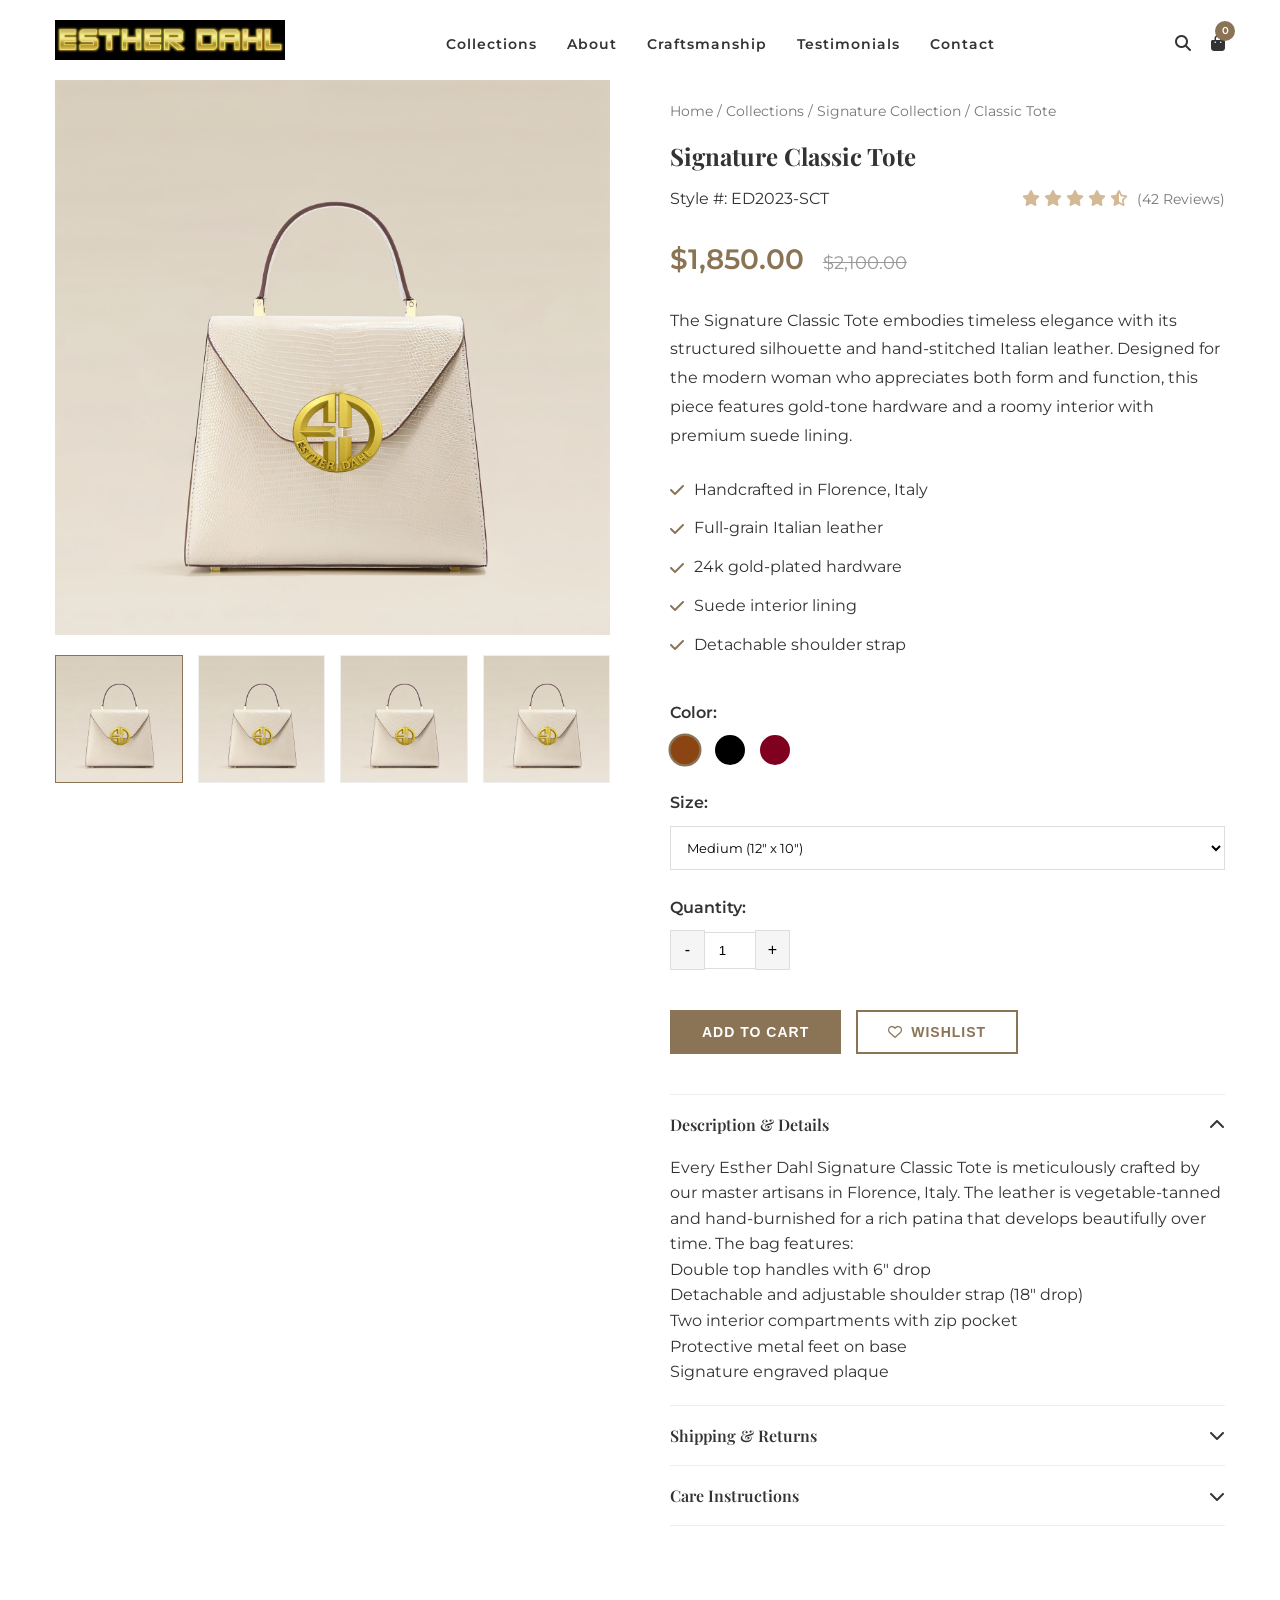
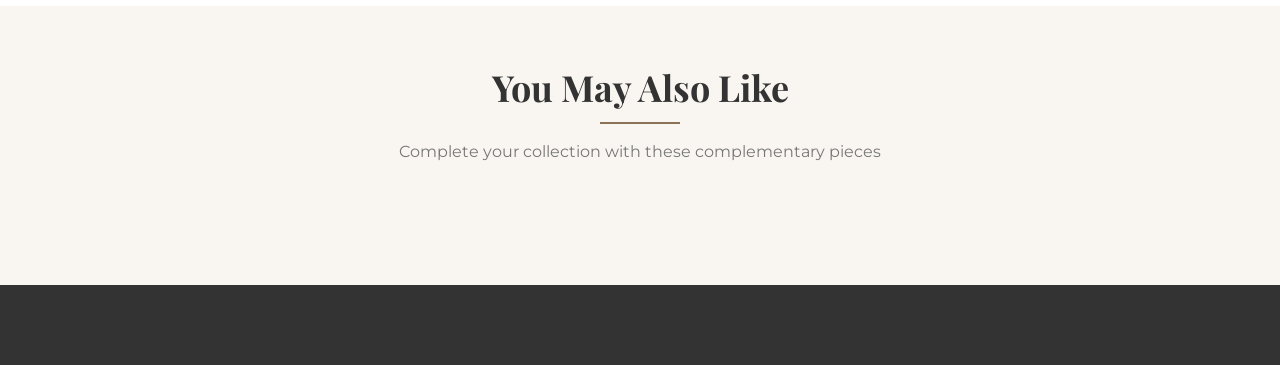
<file: product-detail.html>
<!DOCTYPE html>
<html lang="en">
<head>
    <meta charset="UTF-8">
    <meta name="viewport" content="width=device-width, initial-scale=1.0">
    <title>Signature Collection Handbag | Esther Dahl</title>
    <link rel="stylesheet" href="css/style.css">
    <link rel="stylesheet" href="css/product-detail.css">
    <link rel="stylesheet" href="https://cdnjs.cloudflare.com/ajax/libs/font-awesome/6.4.0/css/all.min.css">
    <link href="https://fonts.googleapis.com/css2?family=Playfair+Display:wght@400;700&family=Montserrat:wght@300;400;600&display=swap" rel="stylesheet">
</head>
<body>
    <!-- Header (Same as main site) -->
    <header class="header">
        <!-- Copy header from index.html -->
		 <!-- Header -->
    <header class="header">
        <div class="container">
            <div class="header-inner">
                <div class="logo">
                    <a href="index.html">
                        <img src="images/logo.png" alt="Esther Dahl">
                    </a>
                </div>
                <nav class="main-nav">
                    <ul>
                        <li><a href="index.html#collection">Collections</a></li>
                        <li><a href="index.html#about">About</a></li>
                        <li><a href="index.html#craftsmanship">Craftsmanship</a></li>
                        <li><a href="index.html#testimonials">Testimonials</a></li>
                        <li><a href="index.html#contact">Contact</a></li>
                    </ul>
                </nav>
                <div class="header-actions">
                    <a href="#" class="search-btn"><i class="fas fa-search"></i></a>
                    <a href="#" class="cart-btn"><i class="fas fa-shopping-bag"></i><span class="cart-count">0</span></a>
                    <div class="mobile-menu-btn">
                        <span></span>
                        <span></span>
                        <span></span>
                    </div>
                </div>
            </div>
        </div>
    </header>
    </header>

    <!-- Product Detail Section -->
    <section class="product-detail">
        <div class="container">
            <div class="product-detail-inner">
                <!-- Product Gallery -->
                <div class="product-gallery">
                    <div class="main-image">
                        <img src="images/products/bag1-detail.jpg" alt="Esther Dahl Signature Handbag - Front View" id="zoom-image">
                        <div class="zoom-result" id="zoom-result"></div>
                    </div>
                    <div class="thumbnail-gallery">
                        <div class="thumbnail active" data-large="images/products/bag1-detail.jpg">
                            <img src="images/products/bag1-thumb.jpg" alt="Thumbnail 1">
                        </div>
                        <div class="thumbnail" data-large="images/products/bag1-detail-2.jpg">
                            <img src="images/products/bag1-thumb-2.jpg" alt="Thumbnail 2">
                        </div>
                        <div class="thumbnail" data-large="images/products/bag1-detail-3.jpg">
                            <img src="images/products/bag1-thumb-3.jpg" alt="Thumbnail 3">
                        </div>
                        <div class="thumbnail" data-large="images/products/bag1-detail-4.jpg">
                            <img src="images/products/bag1-thumb-4.jpg" alt="Thumbnail 4">
                        </div>
                    </div>
                </div>

                <!-- Product Info -->
                <div class="product-info">
                    <nav class="breadcrumb">
                        <a href="index.html">Home</a> / 
                        <a href="#collections">Collections</a> / 
                        <a href="#">Signature Collection</a> / 
                        <span>Classic Tote</span>
                    </nav>

                    <h1>Signature Classic Tote</h1>
                    <div class="product-meta">
                        <span class="product-id">Style #: ED2023-SCT</span>
                        <div class="product-rating">
                            <i class="fas fa-star"></i>
                            <i class="fas fa-star"></i>
                            <i class="fas fa-star"></i>
                            <i class="fas fa-star"></i>
                            <i class="fas fa-star-half-alt"></i>
                            <span>(42 Reviews)</span>
                        </div>
                    </div>

                    <div class="product-price">
                        <span class="current-price">$1,850.00</span>
                        <span class="original-price">$2,100.00</span>
                    </div>

                    <div class="product-description">
                        <p>The Signature Classic Tote embodies timeless elegance with its structured silhouette and hand-stitched Italian leather. Designed for the modern woman who appreciates both form and function, this piece features gold-tone hardware and a roomy interior with premium suede lining.</p>
                        
                        <ul class="product-features">
                            <li><i class="fas fa-check"></i> Handcrafted in Florence, Italy</li>
                            <li><i class="fas fa-check"></i> Full-grain Italian leather</li>
                            <li><i class="fas fa-check"></i> 24k gold-plated hardware</li>
                            <li><i class="fas fa-check"></i> Suede interior lining</li>
                            <li><i class="fas fa-check"></i> Detachable shoulder strap</li>
                        </ul>
                    </div>

                    <div class="product-options">
                        <div class="option">
                            <label>Color:</label>
                            <div class="color-swatches">
                                <div class="swatch active" data-color="Chestnut" style="background-color: #8B4513;"></div>
                                <div class="swatch" data-color="Black" style="background-color: #000000;"></div>
                                <div class="swatch" data-color="Bordeaux" style="background-color: #800020;"></div>
                            </div>
                        </div>

                        <div class="option">
                            <label for="size">Size:</label>
                            <select id="size">
                                <option value="small">Small (10" x 8")</option>
                                <option value="medium" selected>Medium (12" x 10")</option>
                                <option value="large">Large (14" x 12")</option>
                            </select>
                        </div>

                        <div class="option">
                            <label>Quantity:</label>
                            <div class="quantity-selector">
                                <button class="quantity-btn minus">-</button>
                                <input type="number" value="1" min="1" max="10">
                                <button class="quantity-btn plus">+</button>
                            </div>
                        </div>
                    </div>

                    <div class="product-actions">
                        <button class="btn btn-primary add-to-cart">Add to Cart</button>
                        <button class="btn btn-outline wishlist-btn">
                            <i class="far fa-heart"></i> Wishlist
                        </button>
                    </div>

                    <div class="product-details-accordion">
                        <div class="accordion-item active">
                            <div class="accordion-header">
                                <h3>Description & Details</h3>
                                <i class="fas fa-chevron-down"></i>
                            </div>
                            <div class="accordion-content">
                                <p>Every Esther Dahl Signature Classic Tote is meticulously crafted by our master artisans in Florence, Italy. The leather is vegetable-tanned and hand-burnished for a rich patina that develops beautifully over time. The bag features:</p>
                                <ul>
                                    <li>Double top handles with 6" drop</li>
                                    <li>Detachable and adjustable shoulder strap (18" drop)</li>
                                    <li>Two interior compartments with zip pocket</li>
                                    <li>Protective metal feet on base</li>
                                    <li>Signature engraved plaque</li>
                                </ul>
                            </div>
                        </div>

                        <div class="accordion-item">
                            <div class="accordion-header">
                                <h3>Shipping & Returns</h3>
                                <i class="fas fa-chevron-down"></i>
                            </div>
                            <div class="accordion-content">
                                <p>We offer worldwide express shipping with full insurance. All orders are hand-packed in our signature gift packaging.</p>
                                <p><strong>Returns:</strong> We accept returns within 14 days of delivery. Items must be in original condition with all packaging.</p>
                            </div>
                        </div>

                        <div class="accordion-item">
                            <div class="accordion-header">
                                <h3>Care Instructions</h3>
                                <i class="fas fa-chevron-down"></i>
                            </div>
                            <div class="accordion-content">
                                <p>To maintain your Esther Dahl handbag:</p>
                                <ul>
                                    <li>Store in the provided dust bag when not in use</li>
                                    <li>Keep away from direct heat and sunlight</li>
                                    <li>Clean with a soft, dry cloth</li>
                                    <li>For deeper cleaning, use a leather conditioner specifically for vegetable-tanned leather</li>
                                </ul>
                            </div>
                        </div>
                    </div>
                </div>
            </div>
        </div>
    </section>

    <!-- Related Products -->
    <section class="related-products">
        <div class="container">
            <div class="section-header">
                <h2>You May Also Like</h2>
                <p>Complete your collection with these complementary pieces</p>
            </div>
            <div class="collections-grid">
                <!-- Copy product grid items from index.html (4 items) -->
            </div>
        </div>
    </section>

    <!-- Footer (Same as main site) -->
    <footer class="footer">
        <!-- Copy footer from index.html -->
    </footer>

    <script src="js/main.js"></script>
    <script src="js/product-detail.js"></script>
</body>
</html>
</file>
<file: css/style.css>
/* Base Styles */
:root {
    --primary-color: #8B7355;
    --secondary-color: #D4B996;
    --dark-color: #333333;
    --light-color: #F9F6F2;
    --white: #FFFFFF;
    --black: #000000;
    --font-heading: 'Playfair Display', serif;
    --font-body: 'Montserrat', sans-serif;
    --transition: all 0.3s ease;
}

* {
    margin: 0;
    padding: 0;
    box-sizing: border-box;
}

body {
    font-family: var(--font-body);
    color: var(--dark-color);
    line-height: 1.6;
    overflow-x: hidden;
}

h1, h2, h3, h4, h5, h6 {
    font-family: var(--font-heading);
    font-weight: 700;
    line-height: 1.2;
    margin-bottom: 15px;
}

a {
    text-decoration: none;
    color: inherit;
    transition: var(--transition);
}

ul {
    list-style: none;
}

img {
    max-width: 100%;
    height: auto;
}

.container {
    width: 100%;
    max-width: 1200px;
    margin: 0 auto;
    padding: 0 15px;
}

.btn {
    display: inline-block;
    padding: 12px 30px;
    border-radius: 0;
    font-weight: 600;
    text-transform: uppercase;
    letter-spacing: 1px;
    font-size: 14px;
    transition: var(--transition);
    cursor: pointer;
    border: 2px solid transparent;
}

.btn-primary {
    background-color: var(--primary-color);
    color: var(--white);
    border-color: var(--primary-color);
}

.btn-primary:hover {
    background-color: transparent;
    color: var(--primary-color);
}

.btn-secondary {
    background-color: var(--secondary-color);
    color: var(--dark-color);
    border-color: var(--secondary-color);
}

.btn-secondary:hover {
    background-color: transparent;
    color: var(--dark-color);
}

.btn-outline {
    background-color: transparent;
    color: var(--primary-color);
    border-color: var(--primary-color);
}

.btn-outline:hover {
    background-color: var(--primary-color);
    color: var(--white);
}

.section {
    padding: 100px 0;
}

.section-header {
    text-align: center;
    margin-bottom: 60px;
}

.section-header h2 {
    font-size: 36px;
    position: relative;
    display: inline-block;
    padding-bottom: 15px;
}

.section-header h2:after {
    content: '';
    position: absolute;
    bottom: 0;
    left: 50%;
    transform: translateX(-50%);
    width: 80px;
    height: 2px;
    background-color: var(--primary-color);
}

.section-header p {
    color: #777;
    max-width: 700px;
    margin: 0 auto;
}

.text-center {
    text-align: center;
}

/* Preloader */
.preloader {
    position: fixed;
    top: 0;
    left: 0;
    width: 100%;
    height: 100%;
    background-color: var(--white);
    display: flex;
    justify-content: center;
    align-items: center;
    z-index: 9999;
    transition: opacity 0.5s ease;
}

.preloader.fade-out {
    opacity: 0;
}

.spinner {
    width: 50px;
    height: 50px;
    border: 3px solid var(--light-color);
    border-top-color: var(--primary-color);
    border-radius: 50%;
    animation: spin 1s linear infinite;
}

@keyframes spin {
    to {
        transform: rotate(360deg);
    }
}

/* Header */
.header {
    position: fixed;
    top: 0;
    left: 0;
    width: 100%;
    padding: 20px 0;
    z-index: 999;
    transition: var(--transition);
}

.header.scrolled {
    background-color: var(--white);
    box-shadow: 0 5px 20px rgba(0, 0, 0, 0.1);
    padding: 15px 0;
}

.header-inner {
    display: flex;
    justify-content: space-between;
    align-items: center;
}

.logo img {
    max-height: 40px;
}

.main-nav ul {
    display: flex;
}

.main-nav li {
    margin: 0 15px;
}

.main-nav a {
    font-weight: 600;
    font-size: 14px;
    letter-spacing: 1px;
    position: relative;
}

.main-nav a:after {
    content: '';
    position: absolute;
    bottom: -5px;
    left: 0;
    width: 0;
    height: 1px;
    background-color: var(--primary-color);
    transition: var(--transition);
}

.main-nav a:hover:after {
    width: 100%;
}

.header-actions {
    display: flex;
    align-items: center;
}

.search-btn, .cart-btn {
    margin-left: 20px;
    font-size: 16px;
    position: relative;
}

.cart-count {
    position: absolute;
    top: -10px;
    right: -10px;
    background-color: var(--primary-color);
    color: var(--white);
    width: 20px;
    height: 20px;
    border-radius: 50%;
    display: flex;
    justify-content: center;
    align-items: center;
    font-size: 10px;
    font-weight: 600;
}

.mobile-menu-btn {
    display: none;
    flex-direction: column;
    justify-content: space-between;
    width: 25px;
    height: 20px;
    margin-left: 20px;
    cursor: pointer;
}

.mobile-menu-btn span {
    display: block;
    width: 100%;
    height: 2px;
    background-color: var(--dark-color);
    transition: var(--transition);
}

/* Hero Section */
.hero {
    position: relative;
    height: 100vh;
    min-height: 700px;
    overflow: hidden;
}

.hero-slider {
    width: 100%;
    height: 100%;
}

.slide {
    position: absolute;
    top: 0;
    left: 0;
    width: 100%;
    height: 100%;
    background-size: cover;
    background-position: center;
    background-repeat: no-repeat;
    opacity: 0;
    transition: opacity 1s ease;
}

.slide.active {
    opacity: 1;
}

.hero-content {
    position: absolute;
    top: 50%;
    transform: translateY(-50%);
    max-width: 600px;
    color: var(--white);
}

.hero-content h1 {
    font-size: 60px;
    margin-bottom: 20px;
    line-height: 1.1;
}

.hero-content p {
    font-size: 18px;
    margin-bottom: 30px;
}

.slider-controls {
    position: absolute;
    bottom: 50px;
    left: 50%;
    transform: translateX(-50%);
    display: flex;
    z-index: 10;
}

.prev-slide, .next-slide {
    background-color: rgba(255, 255, 255, 0.2);
    color: var(--white);
    border: none;
    width: 50px;
    height: 50px;
    display: flex;
    justify-content: center;
    align-items: center;
    cursor: pointer;
    transition: var(--transition);
    font-size: 16px;
}

.prev-slide:hover, .next-slide:hover {
    background-color: var(--primary-color);
}

/* Collections Section */
.collections-grid {
    display: grid;
    grid-template-columns: repeat(auto-fill, minmax(250px, 1fr));
    gap: 30px;
}

.collection-item {
    text-align: center;
    position: relative;
}

.collection-img {
    position: relative;
    overflow: hidden;
    margin-bottom: 20px;
}

.collection-img img {
    width: 100%;
    transition: var(--transition);
}

.collection-overlay {
    position: absolute;
    top: 0;
    left: 0;
    width: 100%;
    height: 100%;
    background-color: rgba(139, 115, 85, 0.8);
    display: flex;
    justify-content: center;
    align-items: center;
    opacity: 0;
    transition: var(--transition);
}

.collection-item:hover .collection-overlay {
    opacity: 1;
}

.collection-item:hover .collection-img img {
    transform: scale(1.05);
}

.collection-item h3 {
    font-size: 20px;
    margin-bottom: 10px;
}

.price {
    font-weight: 600;
    color: var(--primary-color);
    margin-bottom: 15px;
    font-size: 18px;
}

/* About Section */
.about-inner {
    display: grid;
    grid-template-columns: 1fr 1fr;
    gap: 50px;
    align-items: center;
}

.about-img {
    position: relative;
    padding-top: 100%;
}

.about-img img {
    position: absolute;
    top: 0;
    left: 0;
    width: 100%;
    height: 100%;
    object-fit: cover;
}

.about-content h2 {
    font-size: 36px;
    margin-bottom: 20px;
}

.about-content p {
    margin-bottom: 20px;
}

/* Craftsmanship Section */
.craftsmanship-grid {
    display: grid;
    grid-template-columns: repeat(auto-fill, minmax(250px, 1fr));
    gap: 30px;
}

.craft-item {
    text-align: center;
    padding: 40px 20px;
    background-color: var(--light-color);
    transition: var(--transition);
}

.craft-item:hover {
    transform: translateY(-10px);
}

.craft-icon {
    font-size: 40px;
    color: var(--primary-color);
    margin-bottom: 20px;
}

.craft-item h3 {
    font-size: 20px;
    margin-bottom: 15px;
}

/* Testimonials Section */
.testimonials {
    background-color: var(--light-color);
}

.testimonial-slider {
    position: relative;
    overflow: hidden;
}

.testimonial {
    position: absolute;
    top: 0;
    left: 0;
    width: 100%;
    opacity: 0;
    transition: opacity 0.5s ease;
}

.testimonial.active {
    position: relative;
    opacity: 1;
}

.testimonial-content {
    background-color: var(--white);
    padding: 40px;
    text-align: center;
    max-width: 800px;
    margin: 0 auto;
    position: relative;
}

.testimonial-content p {
    font-size: 18px;
    font-style: italic;
    margin-bottom: 30px;
    position: relative;
}

.testimonial-content p:before,
.testimonial-content p:after {
    content: '"';
    font-size: 50px;
    color: var(--primary-color);
    opacity: 0.3;
    position: absolute;
}

.testimonial-content p:before {
    top: -20px;
    left: -10px;
}

.testimonial-content p:after {
    bottom: -40px;
    right: -10px;
}

.client-info {
    display: flex;
    flex-direction: column;
    align-items: center;
}

.client-info img {
    width: 200px;
    height: 200px;
    border-radius: 50%;
    object-fit: cover;
    margin-bottom: 15px;
}

.client-info h4 {
    font-size: 18px;
    margin-bottom: 5px;
}

.client-info span {
    color: #777;
    font-size: 14px;
}

.testimonial-controls {
    display: flex;
    justify-content: center;
    align-items: center;
    margin-top: 30px;
}

.prev-testimonial, .next-testimonial {
    background: none;
    border: none;
    font-size: 20px;
    color: var(--primary-color);
    cursor: pointer;
    margin: 0 15px;
}

.testimonial-dots {
    display: flex;
}

.testimonial-dot {
    width: 12px;
    height: 12px;
    border-radius: 50%;
    background-color: #ddd;
    margin: 0 5px;
    cursor: pointer;
    transition: var(--transition);
}

.testimonial-dot.active {
    background-color: var(--primary-color);
}

/* Newsletter Section */
.newsletter {
    background-color: var(--primary-color);
    color: var(--white);
    padding: 70px 0;
}

.newsletter-inner {
    display: grid;
    grid-template-columns: 1fr 1fr;
    gap: 50px;
    align-items: center;
}

.newsletter-content h3 {
    font-size: 28px;
    margin-bottom: 15px;
}

.newsletter-form {
    display: flex;
}

.newsletter-form input {
    flex: 1;
    padding: 15px;
    border: none;
    font-size: 16px;
}

.newsletter-form button {
    border-radius: 0;
}

/* Contact Section */
.contact-inner {
    display: grid;
    grid-template-columns: 1fr 1fr;
    gap: 50px;
}

.contact-info {
    display: grid;
    grid-template-columns: 1fr 1fr;
    gap: 30px;
}

.contact-item {
    margin-bottom: 30px;
}

.contact-item i {
    font-size: 24px;
    color: var(--primary-color);
    margin-bottom: 15px;
}

.contact-item h4 {
    font-size: 18px;
    margin-bottom: 10px;
}

.contact-form .form-group {
    margin-bottom: 20px;
}

.contact-form input,
.contact-form textarea {
    width: 100%;
    padding: 12px 15px;
    border: 1px solid #ddd;
    font-size: 16px;
    transition: var(--transition);
}

.contact-form textarea {
    min-height: 150px;
    resize: vertical;
}

.contact-form input:focus,
.contact-form textarea:focus {
    border-color: var(--primary-color);
    outline: none;
}

/* Footer */
.footer {
    background-color: var(--dark-color);
    color: var(--white);
    padding: 80px 0 0;
}

.footer-inner {
    display: grid;
    grid-template-columns: repeat(auto-fit, minmax(200px, 1fr));
    gap: 40px;
    margin-bottom: 60px;
}

.footer-col h4 {
    font-size: 18px;
    margin-bottom: 25px;
    position: relative;
    padding-bottom: 10px;
}

.footer-col h4:after {
    content: '';
    position: absolute;
    bottom: 0;
    left: 0;
    width: 40px;
    height: 1px;
    background-color: var(--primary-color);
}

.footer-logo {
    max-height: 40px;
    margin-bottom: 20px;
}

.footer-col p {
    margin-bottom: 20px;
    color: #bbb;
}

.social-links {
    display: flex;
}

.social-links a {
    display: flex;
    justify-content: center;
    align-items: center;
    width: 40px;
    height: 40px;
    background-color: rgba(255, 255, 255, 0.1);
    border-radius: 50%;
    margin-right: 10px;
    transition: var(--transition);
}

.social-links a:hover {
    background-color: var(--primary-color);
    color: var(--white);
}

.footer-col ul li {
    margin-bottom: 10px;
}

.footer-col ul a {
    color: #bbb;
    transition: var(--transition);
}

.footer-col ul a:hover {
    color: var(--primary-color);
    padding-left: 5px;
}

.footer-newsletter {
    display: flex;
}

.footer-newsletter input {
    flex: 1;
    padding: 12px;
    border: none;
    font-size: 14px;
}

.footer-newsletter button {
    background-color: var(--primary-color);
    color: var(--white);
    border: none;
    width: 45px;
    cursor: pointer;
    transition: var(--transition);
}

.footer-newsletter button:hover {
    background-color: var(--secondary-color);
}

.footer-bottom {
    border-top: 1px solid rgba(255, 255, 255, 0.1);
    padding: 20px 0;
    display: flex;
    justify-content: space-between;
    align-items: center;
}

.footer-bottom p {
    color: #bbb;
    font-size: 14px;
}

.payment-methods i {
    font-size: 24px;
    margin-left: 10px;
    color: #bbb;
}

/* Search Modal */
.search-modal {
    position: fixed;
    top: 0;
    left: 0;
    width: 100%;
    height: 100%;
    background-color: rgba(0, 0, 0, 0.8);
    display: flex;
    justify-content: center;
    align-items: center;
    z-index: 9999;
    opacity: 0;
    visibility: hidden;
    transition: var(--transition);
}

.search-modal.active {
    opacity: 1;
    visibility: visible;
}

.search-modal-content {
    width: 100%;
    max-width: 600px;
    position: relative;
    padding: 0 15px;
}

.close-search {
    position: absolute;
    top: -50px;
    right: 15px;
    color: var(--white);
    font-size: 30px;
    cursor: pointer;
}

.search-form {
    display: flex;
}

.search-form input {
    flex: 1;
    padding: 15px;
    border: none;
    font-size: 18px;
}

.search-form button {
    background-color: var(--primary-color);
    color: var(--white);
    border: none;
    padding: 0 25px;
    cursor: pointer;
    font-size: 18px;
}

/* Cart Sidebar */
.cart-sidebar {
    position: fixed;
    top: 0;
    right: -400px;
    width: 100%;
    max-width: 400px;
    height: 100%;
    background-color: var(--white);
    z-index: 9999;
    transition: var(--transition);
    display: flex;
    flex-direction: column;
    box-shadow: -5px 0 20px rgba(0, 0, 0, 0.1);
}

.cart-sidebar.active {
    right: 0;
}

.cart-header {
    padding: 20px;
    border-bottom: 1px solid #eee;
    display: flex;
    justify-content: space-between;
    align-items: center;
}

.close-cart {
    font-size: 24px;
    cursor: pointer;
}

.cart-items {
    flex: 1;
    overflow-y: auto;
    padding: 20px;
}

.cart-item {
    display: flex;
    margin-bottom: 20px;
    padding-bottom: 20px;
    border-bottom: 1px solid #eee;
}

.cart-item-img {
    width: 80px;
    height: 80px;
    margin-right: 15px;
}

.cart-item-img img {
    width: 100%;
    height: 100%;
    object-fit: cover;
}

.cart-item-details {
    flex: 1;
}

.cart-item-title {
    font-weight: 600;
    margin-bottom: 5px;
}

.cart-item-price {
    color: var(--primary-color);
    margin-bottom: 10px;
}

.cart-item-remove {
    color: #777;
    font-size: 12px;
    cursor: pointer;
}

.cart-item-remove:hover {
    color: var(--primary-color);
}

.cart-item-quantity {
    display: flex;
    align-items: center;
}

.quantity-btn {
    width: 25px;
    height: 25px;
    background-color: #f5f5f5;
    border: none;
    cursor: pointer;
}

.quantity-input {
    width: 40px;
    text-align: center;
    border: 1px solid #eee;
    margin: 0 5px;
}

.empty-cart {
    text-align: center;
    padding: 40px 0;
}

.cart-footer {
    padding: 20px;
    border-top: 1px solid #eee;
}

.cart-total {
    display: flex;
    justify-content: space-between;
    margin-bottom: 20px;
    font-weight: 600;
    font-size: 18px;
}

.checkout-btn {
    width: 100%;
    text-align: center;
}

/* Back to Top Button */
.back-to-top {
    position: fixed;
    bottom: 30px;
    right: 30px;
    width: 50px;
    height: 50px;
    background-color: var(--primary-color);
    color: var(--white);
    border-radius: 50%;
    display: flex;
    justify-content: center;
    align-items: center;
    font-size: 20px;
    z-index: 99;
    opacity: 0;
    visibility: hidden;
    transition: var(--transition);
}

.back-to-top.active {
    opacity: 1;
    visibility: visible;
}

.back-to-top:hover {
    background-color: var(--dark-color);
}
</file>
<file: css/responsive.css>
/* Responsive Styles */
@media (max-width: 1199px) {
    .hero-content h1 {
        font-size: 50px;
    }
}

@media (max-width: 991px) {
    .section {
        padding: 80px 0;
    }

    .hero-content h1 {
        font-size: 44px;
    }

    .about-inner {
        grid-template-columns: 1fr;
    }

    .about-img {
        padding-top: 70%;
    }

    .newsletter-inner {
        grid-template-columns: 1fr;
        gap: 30px;
    }

    .contact-inner {
        grid-template-columns: 1fr;
    }

    .contact-info {
        grid-template-columns: 1fr;
    }
}

@media (max-width: 767px) {
    .section {
        padding: 60px 0;
    }

    .section-header h2 {
        font-size: 30px;
    }

    .header-inner {
        position: relative;
    }

    .main-nav {
        position: fixed;
        top: 0;
        left: -100%;
        width: 80%;
        max-width: 300px;
        height: 100vh;
        background-color: var(--white);
        box-shadow: 5px 0 20px rgba(0, 0, 0, 0.1);
        z-index: 9999;
        transition: var(--transition);
    }

    .main-nav.active {
        left: 0;
    }

    .main-nav ul {
        flex-direction: column;
        padding: 80px 30px 30px;
    }

    .main-nav li {
        margin: 0 0 15px;
    }

    .mobile-menu-btn {
        display: flex;
        z-index: 10000;
    }

    .mobile-menu-btn.active span:nth-child(1) {
        transform: rotate(45deg) translate(5px, 5px);
    }

    .mobile-menu-btn.active span:nth-child(2) {
        opacity: 0;
    }

    .mobile-menu-btn.active span:nth-child(3) {
        transform: rotate(-45deg) translate(7px, -6px);
    }

    .hero {
        min-height: 600px;
    }

    .hero-content {
        max-width: 100%;
        padding: 0 30px;
    }

    .hero-content h1 {
        font-size: 36px;
    }

    .hero-content p {
        font-size: 16px;
    }

    .craftsmanship-grid {
        grid-template-columns: 1fr 1fr;
    }

    .testimonial-content {
        padding: 30px 20px;
    }

    .footer-inner {
        grid-template-columns: 1fr;
    }
}

@media (max-width: 575px) {
    .section {
        padding: 50px 0;
    }

    .hero {
        min-height: 500px;
    }

    .hero-content h1 {
        font-size: 30px;
    }

    .btn {
        padding: 10px 20px;
        font-size: 13px;
    }

    .collections-grid {
        grid-template-columns: 1fr;
    }

    .craftsmanship-grid {
        grid-template-columns: 1fr;
    }

    .newsletter-form {
        flex-direction: column;
    }

    .newsletter-form input {
        margin-bottom: 10px;
    }

    .cart-sidebar {
        max-width: 100%;
    }
}
</file>
<file: css/product-detail.css>
/* Product Detail Styles */
.product-detail {
    padding: 80px 0;
}

.product-detail-inner {
    display: grid;
    grid-template-columns: 1fr 1fr;
    gap: 60px;
}

.product-gallery {
    position: relative;
}

.main-image {
    position: relative;
    margin-bottom: 20px;
    overflow: hidden;
    cursor: zoom-in;
}

.main-image img {
    width: 100%;
    height: auto;
    display: block;
}

.zoom-result {
    position: absolute;
    top: 0;
    right: -100%;
    width: 100%;
    height: 100%;
    background-repeat: no-repeat;
    background-color: white;
    z-index: 100;
    border: 1px solid #eee;
    display: none;
}

.thumbnail-gallery {
    display: grid;
    grid-template-columns: repeat(4, 1fr);
    gap: 15px;
}

.thumbnail {
    cursor: pointer;
    border: 1px solid #eee;
    transition: all 0.3s ease;
}

.thumbnail.active {
    border-color: var(--primary-color);
}

.thumbnail img {
    width: 100%;
    height: auto;
    display: block;
}

.product-info {
    padding-top: 20px;
}

.breadcrumb {
    font-size: 14px;
    color: #777;
    margin-bottom: 20px;
}

.breadcrumb a {
    color: #777;
    transition: var(--transition);
}

.breadcrumb a:hover {
    color: var(--primary-color);
}

.product-meta {
    display: flex;
    justify-content: space-between;
    align-items: center;
    margin-bottom: 15px;
}

.product-rating {
    color: var(--secondary-color);
}

.product-rating span {
    color: #777;
    font-size: 14px;
    margin-left: 5px;
}

.product-price {
    margin: 25px 0;
}

.current-price {
    font-size: 28px;
    font-weight: 600;
    color: var(--primary-color);
    margin-right: 15px;
}

.original-price {
    font-size: 18px;
    text-decoration: line-through;
    color: #999;
}

.product-description {
    margin-bottom: 30px;
    line-height: 1.8;
}

.product-features {
    margin: 25px 0;
}

.product-features li {
    margin-bottom: 10px;
    display: flex;
    align-items: center;
}

.product-features i {
    color: var(--primary-color);
    margin-right: 10px;
}

.product-options {
    margin: 40px 0;
}

.option {
    margin-bottom: 25px;
}

.option label {
    display: block;
    margin-bottom: 10px;
    font-weight: 600;
}

.color-swatches {
    display: flex;
    gap: 15px;
}

.swatch {
    width: 30px;
    height: 30px;
    border-radius: 50%;
    cursor: pointer;
    border: 2px solid transparent;
    transition: var(--transition);
}

.swatch.active {
    border-color: var(--primary-color);
    transform: scale(1.1);
}

select {
    width: 100%;
    padding: 12px;
    border: 1px solid #ddd;
    background-color: white;
    font-family: var(--font-body);
}

.quantity-selector {
    display: flex;
    align-items: center;
    max-width: 120px;
}

.quantity-selector input {
    width: 50px;
    text-align: center;
    padding: 10px;
    border: 1px solid #ddd;
    border-left: none;
    border-right: none;
}

.quantity-btn {
    width: 40px;
    height: 40px;
    background-color: #f5f5f5;
    border: 1px solid #ddd;
    font-size: 16px;
    cursor: pointer;
}

.product-actions {
    display: flex;
    gap: 15px;
    margin: 40px 0;
}

.wishlist-btn {
    display: flex;
    align-items: center;
    gap: 8px;
}

.product-details-accordion {
    border-top: 1px solid #eee;
    margin-top: 40px;
}

.accordion-item {
    border-bottom: 1px solid #eee;
}

.accordion-header {
    padding: 20px 0;
    display: flex;
    justify-content: space-between;
    align-items: center;
    cursor: pointer;
}

.accordion-header h3 {
    font-size: 16px;
    font-weight: 600;
    margin: 0;
}

.accordion-content {
    padding-bottom: 20px;
    display: none;
}

.accordion-item.active .accordion-content {
    display: block;
}

.accordion-item.active .accordion-header i {
    transform: rotate(180deg);
}

.related-products {
    padding: 60px 0;
    background-color: var(--light-color);
}

/* Responsive Styles */
@media (max-width: 991px) {
    .product-detail-inner {
        grid-template-columns: 1fr;
        gap: 40px;
    }
    
    .product-gallery {
        margin-bottom: 30px;
    }
}

@media (max-width: 767px) {
    .product-actions {
        flex-direction: column;
    }
    
    .product-actions .btn {
        width: 100%;
    }
    
    .thumbnail-gallery {
        grid-template-columns: repeat(4, 1fr);
    }
}
</file>
<file: css/checkout.css>
/* Checkout Page Styles */
.checkout-progress {
    background-color: var(--light-color);
    padding: 20px 0;
    border-bottom: 1px solid #eee;
}

.checkout-progress ul {
    display: flex;
    justify-content: center;
    list-style: none;
}

.checkout-progress li {
    position: relative;
    padding: 0 30px;
    color: #999;
    font-weight: 600;
}

.checkout-progress li:after {
    content: '→';
    position: absolute;
    right: -10px;
    color: #999;
}

.checkout-progress li:last-child:after {
    display: none;
}

.checkout-progress li.active {
    color: var(--primary-color);
}

.checkout {
    padding: 60px 0;
}

.checkout-grid {
    display: grid;
    grid-template-columns: 1fr 350px;
    gap: 50px;
}

.checkout-info h2, .order-summary h2 {
    font-size: 24px;
    margin-bottom: 30px;
    padding-bottom: 15px;
    border-bottom: 1px solid #eee;
}

.checkout-section {
    margin-bottom: 40px;
}

.checkout-section h3 {
    font-size: 18px;
    margin-bottom: 20px;
}

.form-group {
    margin-bottom: 20px;
}

.form-group label {
    display: block;
    margin-bottom: 8px;
    font-weight: 600;
    font-size: 14px;
}

.form-group input, 
.form-group select, 
.form-group textarea {
    width: 100%;
    padding: 12px;
    border: 1px solid #ddd;
    font-family: var(--font-body);
}

.form-group textarea {
    min-height: 100px;
}

.form-row {
    display: grid;
    grid-template-columns: 1fr 1fr;
    gap: 20px;
}

.shipping-methods {
    border: 1px solid #eee;
}

.shipping-method {
    padding: 15px;
    border-bottom: 1px solid #eee;
}

.shipping-method:last-child {
    border-bottom: none;
}

.shipping-method input {
    display: none;
}

.shipping-method label {
    display: grid;
    grid-template-columns: 1fr auto;
    cursor: pointer;
}

.shipping-method.active {
    background-color: rgba(139, 115, 85, 0.05);
}

.method-name {
    font-weight: 600;
}

.method-details {
    font-size: 14px;
    color: #777;
    grid-column: 1 / -1;
}

.method-price {
    font-weight: 600;
}

.payment-methods {
    border: 1px solid #eee;
}

.payment-method {
    padding: 15px;
    border-bottom: 1px solid #eee;
}

.payment-method:last-child {
    border-bottom: none;
}

.payment-method input {
    display: none;
}

.payment-method label {
    display: flex;
    align-items: center;
    gap: 10px;
    cursor: pointer;
    font-weight: 600;
}

.payment-method i {
    font-size: 24px;
}

.payment-method.active {
    background-color: rgba(139, 115, 85, 0.05);
}

.credit-card-form {
    padding-top: 15px;
    display: none;
}

.payment-method.active .credit-card-form {
    display: block;
}

.order-summary {
    position: sticky;
    top: 120px;
    align-self: start;
}

.order-items {
    margin-bottom: 30px;
}

.order-item {
    display: grid;
    grid-template-columns: 70px 1fr auto;
    gap: 15px;
    padding: 15px 0;
    border-bottom: 1px solid #eee;
}

.item-image {
    position: relative;
}

.item-image img {
    width: 100%;
    height: auto;
    display: block;
}

.item-quantity {
    position: absolute;
    top: -8px;
    right: -8px;
    background-color: var(--primary-color);
    color: white;
    width: 20px;
    height: 20px;
    border-radius: 50%;
    display: flex;
    justify-content: center;
    align-items: center;
    font-size: 12px;
}

.item-details h4 {
    font-size: 16px;
    margin-bottom: 5px;
}

.item-details p {
    font-size: 14px;
    color: #777;
}

.item-price {
    font-weight: 600;
}

.order-totals {
    margin: 30px 0;
}

.total-row {
    display: flex;
    justify-content: space-between;
    margin-bottom: 15px;
}

.grand-total {
    font-size: 18px;
    font-weight: 600;
    padding-top: 15px;
    border-top: 1px solid #eee;
}

#paypal-button-container {
    margin: 20px 0;
}

#place-order {
    width: 100%;
    display: none;
}

.payment-method.active#credit-card ~ #place-order {
    display: block;
}

.secure-checkout {
    display: flex;
    align-items: center;
    justify-content: center;
    gap: 10px;
    color: #777;
    margin-top: 20px;
}

.return-policy {
    margin-top: 30px;
    font-size: 14px;
    color: #777;
    text-align: center;
}

.return-policy a {
    color: var(--primary-color);
    text-decoration: underline;
}

/* Responsive Styles */
@media (max-width: 991px) {
    .checkout-grid {
        grid-template-columns: 1fr;
    }
    
    .order-summary {
        position: static;
        margin-top: 50px;
    }
}

@media (max-width: 767px) {
    .checkout-progress li {
        padding: 0 15px;
        font-size: 14px;
    }
    
    .checkout-progress li:after {
        right: -5px;
    }
    
    .form-row {
        grid-template-columns: 1fr;
    }
}
</file>
